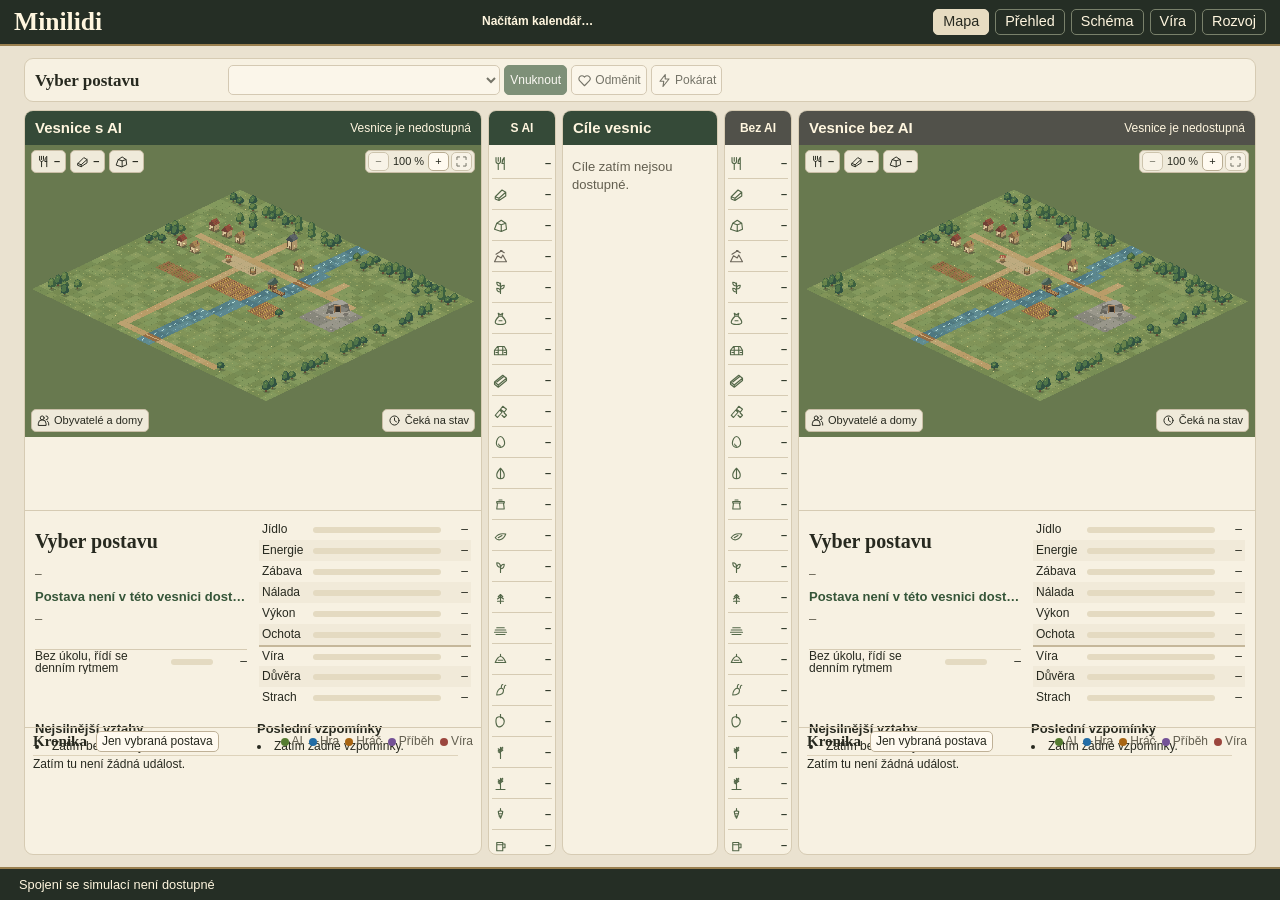
<file: prototyp/public/index.html>
<!doctype html>
<html lang="cs"><head><meta charset="utf-8"><meta name="viewport" content="width=device-width, initial-scale=1">
<title>Minilidi · Život v údolí</title>
<link rel="stylesheet" href="village.css?v=13"><link rel="stylesheet" href="village-panel.css?v=18"><script src="season-clock.js?v=14" defer></script><script src="map.js?v=37" defer></script><script src="village-goals.js?v=2" defer></script><script src="village.js?v=40" defer></script></head>
<body class="comparison-page village-comparison">
<header class="mast">
  <h1>Minilidi</h1>
  <section class="season-clock" data-season-clock aria-label="Společný kalendář a počasí obou vesnic">
    <canvas width="172" height="172" aria-label="Roční ciferník"></canvas>
    <div><p class="season-date" data-date>Načítám kalendář…</p><p class="season-hour" data-hour></p>
    </div>
  </section>
  <nav class="game-nav" aria-label="Minilidi"><a href="./" aria-current="page">Mapa</a><a href="prehled.html">Přehled</a><a href="schema.html">Schéma</a><a href="vira.html">Víra</a><a href="rozvoj.html">Rozvoj</a></nav>
</header>
<main>

  <div class="comparison-grid">
    <section class="village-panel" data-village="ai"></section>
    <section class="village-stocks" data-village-stocks="ai" aria-label="Zásoby vesnice s AI">
      <h2>S AI</h2>
      <dl></dl>
    </section>
    <aside class="village-goals" aria-labelledby="village-goals-title">
      <h2 id="village-goals-title">Cíle vesnic</h2>
      <div class="village-goals-list" tabindex="0" aria-label="Seznam cílů obou vesnic" data-village-goals>
        <p class="village-goal-empty">Načítám cíle…</p>
      </div>
    </aside>
    <section class="village-stocks" data-village-stocks="control" aria-label="Zásoby vesnice bez AI">
      <h2>Bez AI</h2>
      <dl></dl>
    </section>
    <section class="village-panel" data-village="control"></section>
  </div>
</main>
<footer class="game-status" aria-label="Stav vesnic">
  <span data-simulation>Čekám na simulaci…</span>
  <span data-ai></span>
  <span data-weather-status></span>
  <span data-growth-status></span>
  <span data-next-task></span>
</footer>
</body></html>
</file>
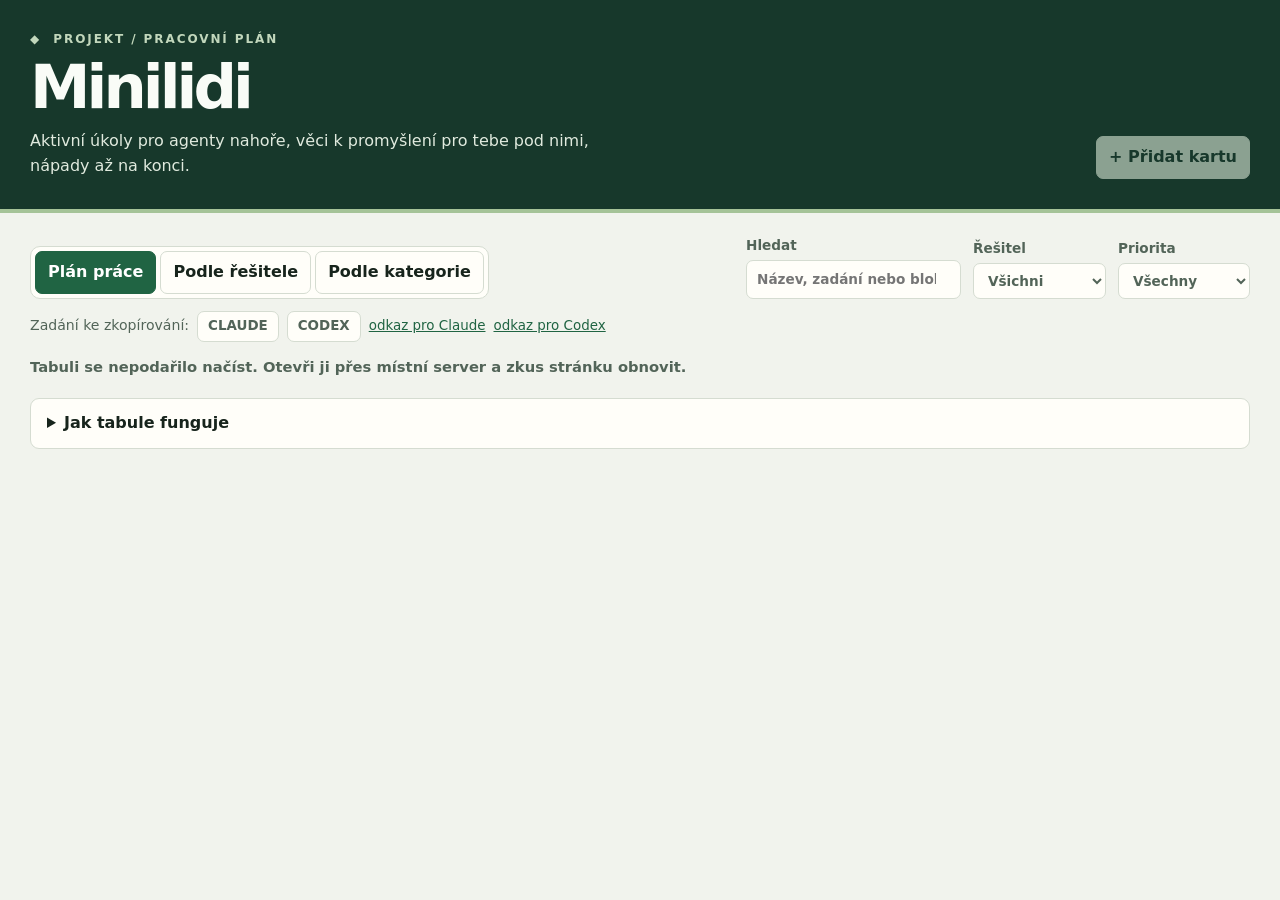
<file: tabule/public/index.html>
<!doctype html>
<html lang="cs">
<head>
<meta charset="utf-8">
<meta name="viewport" content="width=device-width,initial-scale=1">
<title>Minilidi — tabule úkolů a nápadů</title>
<link rel="stylesheet" href="style.css?v=2">
<script src="board.js?v=2" defer></script>
</head>
<body>
<header>
<div class="wrap heading">
<div><p class="eyebrow"><span aria-hidden="true">◆</span> PROJEKT / PRACOVNÍ PLÁN</p><h1>Minilidi</h1><p class="subtitle">Aktivní úkoly pro agenty nahoře, věci k promyšlení pro tebe pod nimi, nápady až na konci.</p></div>
<div class="heading-actions">
<button id="add" class="primary" type="button" disabled>+ Přidat kartu</button>
</div>
</div>
</header>
<main class="wrap">
<div class="toolbar">
<div class="views" aria-label="Zobrazení">
<button type="button" id="by-plan" aria-pressed="true">Plán práce</button>
<button type="button" id="by-assignee" aria-pressed="false">Podle řešitele</button>
<button type="button" id="by-category" aria-pressed="false">Podle kategorie</button>
</div>
<label class="filter">Hledat <input id="query" type="search" placeholder="Název, zadání nebo blok"></label>
<label class="filter">Řešitel <select id="assignee-filter"></select></label>
<label class="filter">Priorita <select id="priority-filter"></select></label>
</div>
<div class="copybar" aria-label="Zadání pro agenty">
<span>Zadání ke zkopírování:</span>
<button type="button" id="copy-claude">CLAUDE</button>
<button type="button" id="copy-codex">CODEX</button>
<a href="api.php?format=md&assignee=claude" target="_blank" rel="noopener">odkaz pro Claude</a>
<a href="api.php?format=md&assignee=codex" target="_blank" rel="noopener">odkaz pro Codex</a>
</div>
<p id="message" role="status">Načítám karty…</p>
<div id="board"></div>
<details class="architecture">
<summary>Jak tabule funguje</summary>
<p><b>Úkol</b> má řešitele (CLAUDE, CODEX nebo JÁ), blok, pořadí a větu „Hotovo, když“. Bloky jsou úkoly, které dává smysl dělat najednou jedním agentem. Agent si zadání načte z odkazu výše nebo z tlačítka „Kopírovat zadání“ a po dokončení kartu přepne na Hotovo a zapíše výsledek.</p>
<p><b>K promyšlení</b> jsou rozhodnutí na tobě. Po rozhodnutí použij „Rozhodnuto“, zapiš výsledek a případně z něj vytvoř úkol. <b>Nápady na potom</b> a <b>Dohodnuto</b> jsou podklady, které se neřeší, dokud je neposuneš do úkolů.</p>
<div class="flow"><span>Prohlížeč</span><b aria-hidden="true">↔</b><span>PHP / Laragon</span><b aria-hidden="true">↔</b><span>Ollama / NVIDIA</span></div>
</details>
</main>
<dialog id="editor" aria-labelledby="editor-title">
<form id="form">
<h2 id="editor-title">Nová karta</h2>
<label>Název<input name="title" required maxlength="120" autofocus></label>
<label>Zadání nebo popis<textarea name="body" rows="5" maxlength="6000"></textarea></label>
<label>Hotovo, když<textarea name="accept" rows="2" maxlength="2000" placeholder="Jak poznáš, že je úkol splněný"></textarea></label>
<div class="pair"><label>Druh<select name="kind"></select></label><label>Řešitel<select name="assignee"></select></label></div>
<div class="pair"><label>Blok<input name="block" maxlength="80" list="blocks" placeholder="například A · Název bloku"><datalist id="blocks"></datalist></label><label>Pořadí v bloku<input name="order" type="number" min="0" max="999" value="0"></label></div>
<div class="pair"><label>Stav<select name="status"></select></label><label>Priorita<select name="priority"></select></label></div>
<label>Kategorie<select name="category"></select></label>
<label>Výsledek nebo rozhodnutí<textarea name="result" rows="3" maxlength="3000" placeholder="Co se udělalo, nebo jak ses rozhodl"></textarea></label>
<p id="error" role="alert" hidden></p>
<div class="actions"><button type="button" id="cancel">Zrušit</button><button type="submit" class="primary" id="save">Uložit</button></div>
</form>
</dialog>
</body>
</html>
</file>
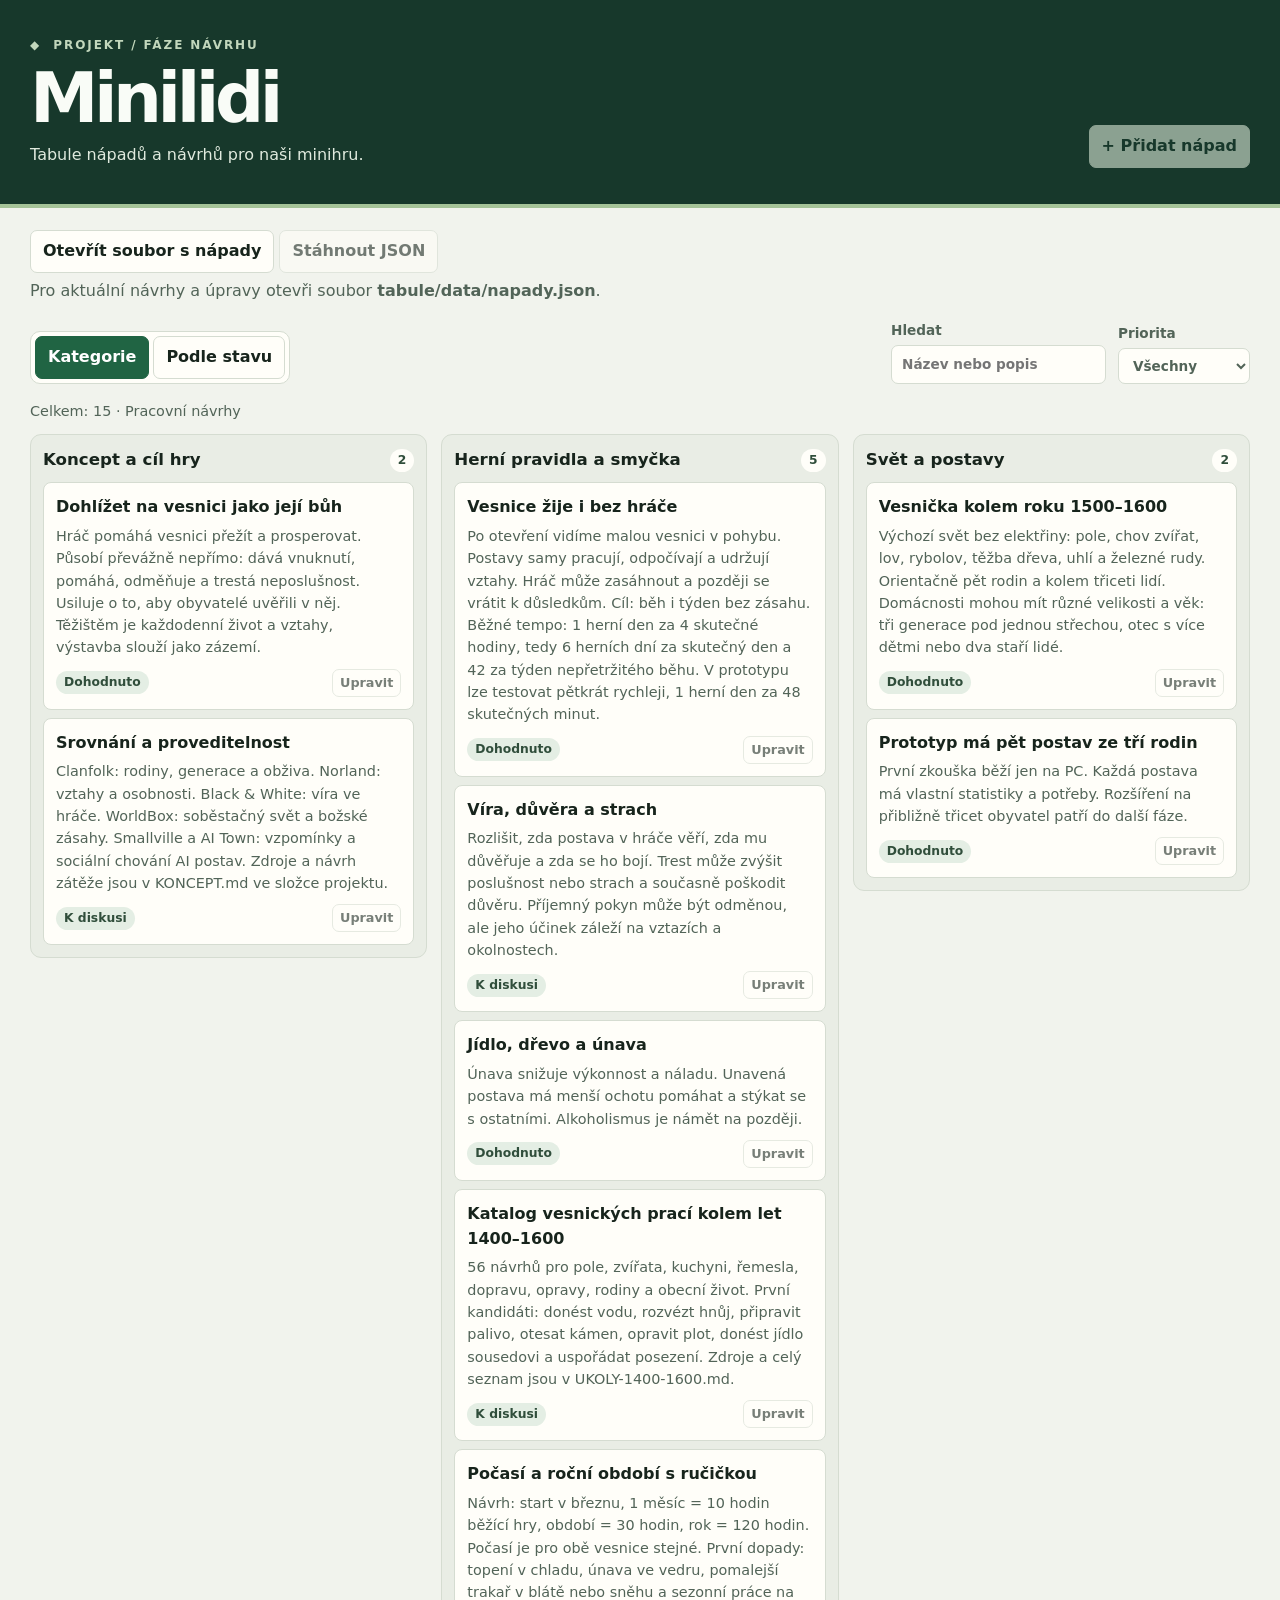
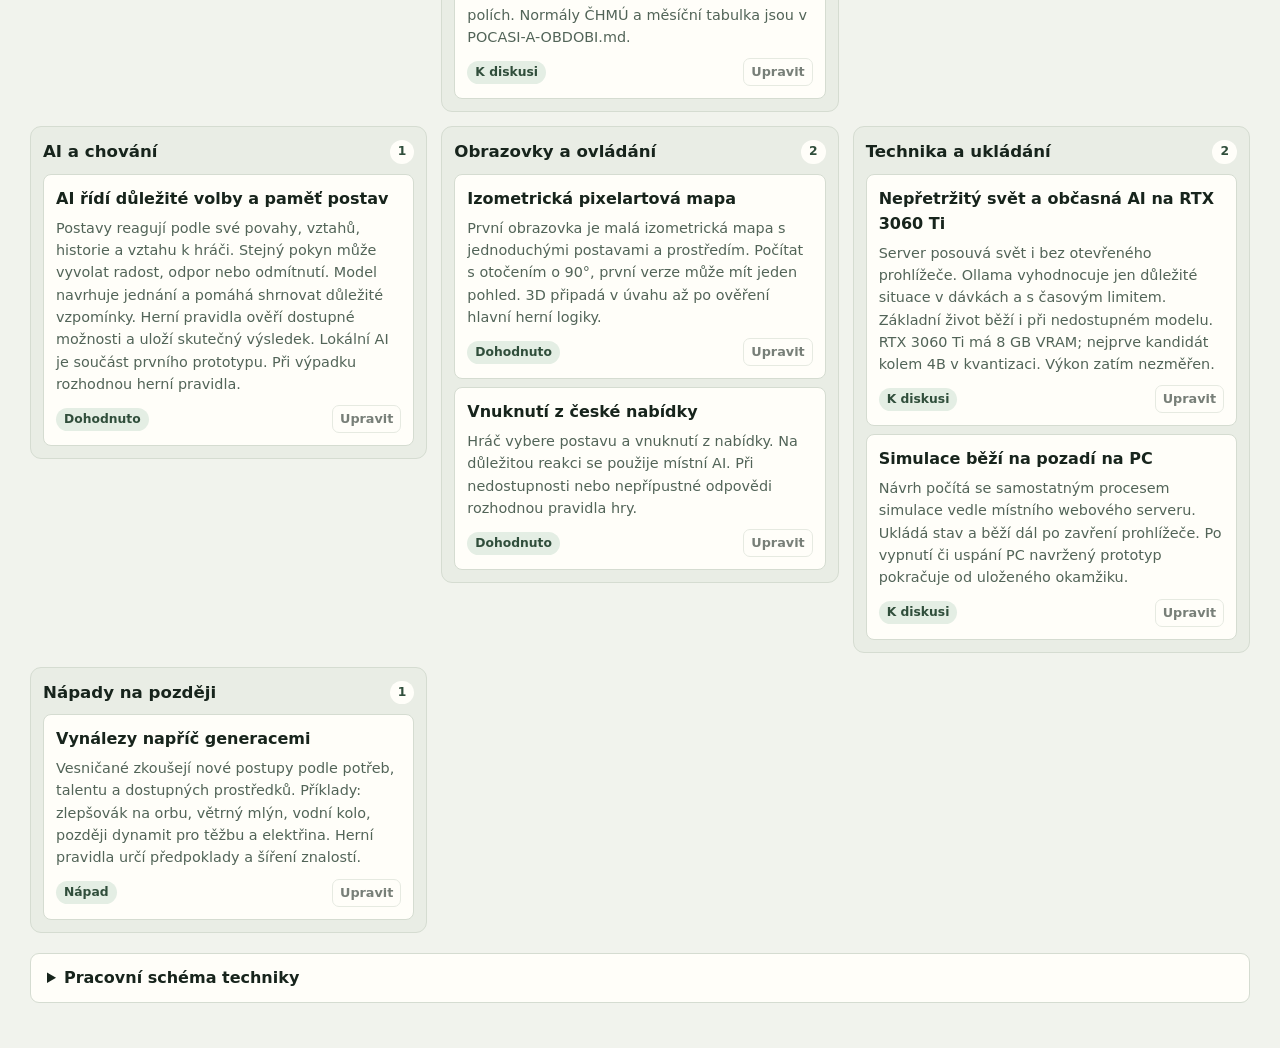
<file: Minilidi.html>
<!doctype html>
<html lang="cs">
<head>
<meta charset="utf-8">
<meta name="viewport" content="width=device-width,initial-scale=1">
<title>Minilidi — návrhová tabule</title>
<style>:root{color-scheme:light;--bg:#f1f3ed;--paper:#fffef9;--line:#d5dcd1;--ink:#17241c;--muted:#526458;--accent:#206443;--soft:#e4eee4;font:16px/1.55 system-ui,sans-serif}
*{box-sizing:border-box}body{margin:0;background:var(--bg);color:var(--ink)}.wrap{width:min(1220px,100% - 48px);margin-inline:auto}
header{background:#17382b;color:#f9fcf7;border-bottom:4px solid #a5c398}.heading{display:flex;align-items:end;justify-content:space-between;gap:24px;padding-block:36px}
.eyebrow{letter-spacing:.16em;font-size:.75rem;font-weight:750;color:#c2d7bc;margin:0 0 7px}.eyebrow span{margin-right:6px}h1{font-size:clamp(2.65rem,7vw,4.3rem);letter-spacing:-.065em;line-height:1.05;margin:0}.subtitle{margin:.6rem 0 0;color:#e0eade}
main{padding-block:22px 45px}.toolbar{display:flex;align-items:end;flex-wrap:wrap;gap:12px}.views{display:flex;gap:4px;padding:4px;border:1px solid var(--line);border-radius:10px;background:var(--paper);margin-right:auto}
button,input,select,textarea{font:inherit;color:inherit}button{cursor:pointer;background:var(--paper);padding:8px 12px;border:1px solid var(--line);border-radius:7px;font-weight:650}button:disabled{cursor:default;opacity:.58}button:hover:not(:disabled){border-color:var(--accent)}button[aria-pressed=true],.primary{background:var(--accent);border-color:var(--accent);color:white}.heading .primary{background:#e0eddb;color:#17382b;border-color:#e0eddb;white-space:nowrap}
:focus-visible{outline:3px solid #43845d;outline-offset:3px}label{display:grid;gap:4px;font-weight:650}.filter{font-size:.85rem;color:var(--muted)}input,select,textarea{background:var(--paper);border:1px solid var(--line);border-radius:7px;padding:8px 10px;min-width:0;width:100%}
#message{color:var(--muted);margin:16px 0 12px;font-size:.9rem}#board{display:grid;grid-template-columns:repeat(3,minmax(0,1fr));gap:14px;align-items:start}
.lane{background:#e9ede5;border:1px solid var(--line);border-radius:11px;padding:12px;min-width:0}.lane h2{display:flex;align-items:center;justify-content:space-between;gap:8px;margin:0 0 9px;font-size:1.04rem}.count,.tag{font-size:.77rem;background:var(--soft);color:#304e3b;border-radius:999px;padding:2px 8px;font-weight:650}.count{background:var(--paper)}
.card{background:var(--paper);border:1px solid var(--line);border-radius:8px;padding:12px;margin-top:8px;overflow-wrap:anywhere}.card h3{margin:0;font-size:1rem}.card p{margin:5px 0 10px;color:var(--muted);font-size:.9rem;white-space:pre-wrap}.card-footer{display:flex;align-items:center;flex-wrap:wrap;gap:5px;margin-top:9px}.edit{margin-left:auto;padding:3px 7px;font-size:.8rem}.empty{font-size:.88rem;margin:4px 0;color:var(--muted)}
.architecture{margin-top:20px;padding:12px 16px;background:var(--paper);border:1px solid var(--line);border-radius:9px}.architecture summary{cursor:pointer;font-weight:700}.flow{display:flex;align-items:center;flex-wrap:wrap;gap:8px;margin-top:12px}.flow span{background:var(--soft);padding:6px 9px;border-radius:6px}.architecture p{margin:8px 0 0;color:var(--muted)}
dialog{border:1px solid var(--line);border-radius:12px;background:var(--paper);color:var(--ink);width:min(540px,100% - 24px);padding:20px}dialog::backdrop{background:#12271eb0}form{display:grid;gap:11px}form h2{margin:0}textarea{resize:vertical}.pair{display:grid;grid-template-columns:1fr 1fr;gap:10px}.actions{display:flex;justify-content:flex-end;gap:8px}#error{color:#932b20;margin:0}
@media(max-width:890px){#board{grid-template-columns:repeat(2,minmax(0,1fr))}}
@media(max-width:570px){.wrap{width:calc(100% - 28px)}.heading{align-items:start;flex-direction:column;gap:14px;padding-block:24px}#board{grid-template-columns:minmax(0,1fr)}.views{width:100%}.filter{flex:1 1 135px}}

.file-actions{margin-bottom:16px}.file-actions p{color:var(--muted);margin:6px 0 0}</style>

</head>
<body>
<header>
<div class="wrap heading">
<div><p class="eyebrow"><span aria-hidden="true">◆</span> PROJEKT / FÁZE NÁVRHU</p><h1>Minilidi</h1><p class="subtitle">Tabule nápadů a návrhů pro naši minihru.</p></div>
<button id="add" class="primary" type="button" disabled>+ Přidat nápad</button>
</div>
</header>
<main class="wrap">
<div class="file-actions"><button id="open-notes" type="button">Otevřít soubor s nápady</button> <button id="export-notes" type="button" disabled>Stáhnout JSON</button><input id="select-notes" type="file" accept=".json" hidden><p id="store-status" role="status">Pro aktuální návrhy a úpravy otevři soubor <strong>tabule/data/napady.json</strong>.</p></div>
<div class="toolbar">
<div class="views" aria-label="Zobrazení">
<button type="button" id="by-category" aria-pressed="true">Kategorie</button>
<button type="button" id="by-status" aria-pressed="false">Podle stavu</button>
</div>
<label class="filter">Hledat <input id="query" type="search" placeholder="Název nebo popis"></label>
<label class="filter">Priorita <select id="priority-filter"></select></label>
</div>
<p id="message" role="status">Načítám návrhy…</p>
<div id="board"></div>
<details class="architecture">
<summary>Pracovní schéma techniky</summary>
<div class="flow"><span>Prohlížeč</span><b aria-hidden="true">↔</b><span>PHP / Laragon</span><b aria-hidden="true">↔</b><span>Ollama / NVIDIA</span></div>
<p>PHP obsluhuje pravidla a ukládá herní stav do SQLite. Když potřebuje AI, zavolá Ollamu, která může využít GPU. Jde o návrh architektury hry.</p>
</details>
</main>
<dialog id="editor" aria-labelledby="editor-title">
<form id="form">
<h2 id="editor-title">Nový nápad</h2>
<label>Název<input name="title" required maxlength="120" autofocus></label>
<label>Popis<textarea name="body" rows="5" maxlength="6000"></textarea></label>
<label>Kategorie<select name="category"></select></label>
<div class="pair"><label>Stav<select name="status"></select></label><label>Priorita<select name="priority"></select></label></div>
<p id="error" role="alert" hidden></p>
<div class="actions"><button type="button" id="cancel">Zrušit</button><button type="submit" class="primary" id="save">Uložit</button></div>
</form>
</dialog>
<script>
'use strict';
const categories={concept:'Koncept a cíl hry',gameplay:'Herní pravidla a smyčka',world:'Svět a postavy',ai:'AI a chování',ui:'Obrazovky a ovládání',tech:'Technika a ukládání',parking:'Nápady na později'};
const statuses={idea:'Nápad',discuss:'K diskusi',agreed:'Dohodnuto',later:'Odloženo'};
const priorities={none:'Bez priority',high:'Vysoká',medium:'Střední',low:'Nízká'};
const $=id=>document.getElementById(id);
const form=$('form'), dialog=$('editor');
let items=[], view='category', editing=null;
function element(tag,cls,content){
  const node=document.createElement(tag);
  if(cls)node.className=cls;
  if(content!==undefined)node.textContent=content;
  return node;
}
function options(select,values){for(const [id,label] of Object.entries(values))select.add(new Option(label,id));}
options(form.elements.category,categories);
options(form.elements.status,statuses);
options(form.elements.priority,priorities);
options($('priority-filter'),{all:'Všechny',...priorities});
function folded(value){return value.toLocaleLowerCase('cs').normalize('NFD').replace(/\p{M}/gu,'');}
function render(){
  const q=folded($('query').value.trim()), p=$('priority-filter').value;
  const visible=items.filter(x=>(p==='all'||p===x.priority)&&folded(x.title+' '+x.body).includes(q));
  $('message').textContent=(visible.length===items.length?'Celkem: '+items.length:'Zobrazeno: '+visible.length+' z '+items.length)+' · Pracovní návrhy';
  const board=$('board');board.replaceChildren();
  for(const [key,label] of Object.entries(view==='category'?categories:statuses)){
    const list=visible.filter(x=>x[view]===key);
    if(!list.length&&(q||p!=='all'))continue;
    const lane=element('section','lane'), title=element('h2','',label);
    title.append(element('span','count',String(list.length)));lane.append(title);
    if(!list.length)lane.append(element('p','empty','Zatím tu není žádný návrh.'));
    for(const item of list){
      const card=element('article','card');
      card.append(element('h3','',item.title));
      if(item.body)card.append(element('p','',item.body));
      const footer=element('div','card-footer');
      footer.append(element('span','tag',view==='category'?statuses[item.status]:categories[item.category]));
      if(item.priority!=='none')footer.append(element('span','tag','Priorita: '+priorities[item.priority]));
      const edit=element('button','edit','Upravit');edit.type='button';edit.disabled=$('add').disabled;
      edit.setAttribute('aria-label','Upravit: '+item.title);
      edit.addEventListener('click',()=>openEditor(item));
      footer.append(edit);card.append(footer);lane.append(card);
    }
    board.append(lane);
  }
  if(!board.childElementCount)board.append(element('p','empty','Žádný návrh neodpovídá filtru.'));
}
function openEditor(item){
  editing=item?.id??null;
  $('editor-title').textContent=item?'Upravit nápad':'Nový nápad';
  $('error').hidden=true;
  for(const [k,v] of Object.entries(item??{title:'',body:'',category:'concept',status:'idea',priority:'none'})){
    if(form.elements[k])form.elements[k].value=v;
  }
  dialog.showModal();
}
$('add').addEventListener('click',()=>openEditor());
$('cancel').addEventListener('click',()=>dialog.close());
for(const key of ['category','status'])$('by-'+key).addEventListener('click',()=>{
  view=key;
  for(const k of ['category','status'])$('by-'+k).setAttribute('aria-pressed',String(k===key));
  render();
});
$('query').addEventListener('input',render);
$('priority-filter').addEventListener('change',render);
dialog.addEventListener('cancel',e=>{if($('save').disabled)e.preventDefault();});
form.addEventListener('submit',async e=>{
  e.preventDefault();
  const note=Object.fromEntries(new FormData(form));
  if(editing)note.id=editing;
  $('save').disabled=$('cancel').disabled=true;
  $('error').hidden=true;
  try{items=await saveOffline(note);dialog.close();render();}
  catch(e){$('error').textContent='Uložení se nezdařilo. '+e.message;$('error').hidden=false;}
  finally{$('save').disabled=$('cancel').disabled=false;}
});

const offlineData = [{"id":"role","category":"concept","status":"agreed","priority":"none","title":"Dohlížet na vesnici jako její bůh","body":"Hráč pomáhá vesnici přežít a prosperovat. Působí převážně nepřímo: dává vnuknutí, pomáhá, odměňuje a trestá neposlušnost. Usiluje o to, aby obyvatelé uvěřili v něj. Těžištěm je každodenní život a vztahy, výstavba slouží jako zázemí."},{"id":"loop","category":"gameplay","status":"agreed","priority":"none","title":"Vesnice žije i bez hráče","body":"Po otevření vidíme malou vesnici v pohybu. Postavy samy pracují, odpočívají a udržují vztahy. Hráč může zasáhnout a později se vrátit k důsledkům. Cíl: běh i týden bez zásahu. Běžné tempo: 1 herní den za 4 skutečné hodiny, tedy 6 herních dní za skutečný den a 42 za týden nepřetržitého běhu. V prototypu lze testovat pětkrát rychleji, 1 herní den za 48 skutečných minut."},{"id":"world","category":"world","status":"agreed","priority":"none","title":"Vesnička kolem roku 1500–1600","body":"Výchozí svět bez elektřiny: pole, chov zvířat, lov, rybolov, těžba dřeva, uhlí a železné rudy. Orientačně pět rodin a kolem třiceti lidí. Domácnosti mohou mít různé velikosti a věk: tři generace pod jednou střechou, otec s více dětmi nebo dva staří lidé."},{"id":"ai","category":"ai","status":"agreed","priority":"none","title":"AI řídí důležité volby a paměť postav","body":"Postavy reagují podle své povahy, vztahů, historie a vztahu k hráči. Stejný pokyn může vyvolat radost, odpor nebo odmítnutí. Model navrhuje jednání a pomáhá shrnovat důležité vzpomínky. Herní pravidla ověří dostupné možnosti a uloží skutečný výsledek. Lokální AI je součást prvního prototypu. Při výpadku rozhodnou herní pravidla."},{"id":"first-screen","category":"ui","status":"agreed","priority":"none","title":"Izometrická pixelartová mapa","body":"První obrazovka je malá izometrická mapa s jednoduchými postavami a prostředím. Počítat s otočením o 90°, první verze může mít jeden pohled. 3D připadá v úvahu až po ověření hlavní herní logiky."},{"id":"local-stack","category":"tech","status":"discuss","priority":"none","title":"Nepřetržitý svět a občasná AI na RTX 3060 Ti","body":"Server posouvá svět i bez otevřeného prohlížeče. Ollama vyhodnocuje jen důležité situace v dávkách a s časovým limitem. Základní život běží i při nedostupném modelu. RTX 3060 Ti má 8 GB VRAM; nejprve kandidát kolem 4B v kvantizaci. Výkon zatím nezměřen."},{"id":"faith-and-trust","category":"gameplay","status":"discuss","priority":"none","title":"Víra, důvěra a strach","body":"Rozlišit, zda postava v hráče věří, zda mu důvěřuje a zda se ho bojí. Trest může zvýšit poslušnost nebo strach a současně poškodit důvěru. Příjemný pokyn může být odměnou, ale jeho účinek záleží na vztazích a okolnostech."},{"id":"inventions","category":"parking","status":"idea","priority":"none","title":"Vynálezy napříč generacemi","body":"Vesničané zkoušejí nové postupy podle potřeb, talentu a dostupných prostředků. Příklady: zlepšovák na orbu, větrný mlýn, vodní kolo, později dynamit pro těžbu a elektřina. Herní pravidla určí předpoklady a šíření znalostí."},{"id":"research","category":"concept","status":"discuss","priority":"none","title":"Srovnání a proveditelnost","body":"Clanfolk: rodiny, generace a obživa. Norland: vztahy a osobnosti. Black & White: víra ve hráče. WorldBox: soběstačný svět a božské zásahy. Smallville a AI Town: vzpomínky a sociální chování AI postav. Zdroje a návrh zátěže jsou v KONCEPT.md ve složce projektu."},{"id":"prototype-people","category":"world","status":"agreed","priority":"none","title":"Prototyp má pět postav ze tří rodin","body":"První zkouška běží jen na PC. Každá postava má vlastní statistiky a potřeby. Rozšíření na přibližně třicet obyvatel patří do další fáze."},{"id":"prototype-needs","category":"gameplay","status":"agreed","priority":"none","title":"Jídlo, dřevo a únava","body":"Únava snižuje výkonnost a náladu. Unavená postava má menší ochotu pomáhat a stýkat se s ostatními. Alkoholismus je námět na později."},{"id":"prototype-inspiration","category":"ui","status":"agreed","priority":"none","title":"Vnuknutí z české nabídky","body":"Hráč vybere postavu a vnuknutí z nabídky. Na důležitou reakci se použije místní AI. Při nedostupnosti nebo nepřípustné odpovědi rozhodnou pravidla hry."},{"id":"prototype-process","category":"tech","status":"discuss","priority":"none","title":"Simulace běží na pozadí na PC","body":"Návrh počítá se samostatným procesem simulace vedle místního webového serveru. Ukládá stav a běží dál po zavření prohlížeče. Po vypnutí či uspání PC navržený prototyp pokračuje od uloženého okamžiku."},{"id":"tasks-1400-1600","category":"gameplay","status":"discuss","priority":"none","title":"Katalog vesnických prací kolem let 1400–1600","body":"56 návrhů pro pole, zvířata, kuchyni, řemesla, dopravu, opravy, rodiny a obecní život. První kandidáti: donést vodu, rozvézt hnůj, připravit palivo, otesat kámen, opravit plot, donést jídlo sousedovi a uspořádat posezení. Zdroje a celý seznam jsou v UKOLY-1400-1600.md."},{"id":"weather-calendar","category":"gameplay","status":"discuss","priority":"none","title":"Počasí a roční období s ručičkou","body":"Návrh: start v březnu, 1 měsíc = 10 hodin běžící hry, období = 30 hodin, rok = 120 hodin. Počasí je pro obě vesnice stejné. První dopady: topení v chladu, únava ve vedru, pomalejší trakař v blátě nebo sněhu a sezonní práce na polích. Normály ČHMÚ a měsíční tabulka jsou v POCASI-A-OBDOBI.md."}];
let offlineHandle = null;
let offlineItems = offlineData;
let offlinePending = false;
const storeStatus = $('store-status');

function readNotes(text) {
  const data = JSON.parse(text.replace(/^\uFEFF/, ''));
  if (!Array.isArray(data) || !data.every(note => note &&
    typeof note.id === 'string' && typeof note.title === 'string' &&
    typeof note.body === 'string' && Object.hasOwn(categories, note.category) &&
    Object.hasOwn(statuses, note.status) && Object.hasOwn(priorities, note.priority)) ||
    new Set(data.map(note => note.id)).size !== data.length) {
    throw new Error('Vyber soubor napady.json z projektu Minilidi.');
  }
  return data;
}

async function saveOffline(note) {
  const current = offlineHandle ? readNotes(await (await offlineHandle.getFile()).text()) : offlineItems;
  let updated;
  if (note.id) {
    if (!current.some(item => item.id === note.id)) throw new Error('Tato karta v souboru už není. Otevři data znovu.');
    updated = current.map(item => item.id === note.id ? note : item);
  } else {
    updated = [{id: crypto.randomUUID?.() ?? 'n-' + Date.now().toString(36) + Math.random().toString(36).slice(2), ...note}, ...current];
  }
  if (offlineHandle) {
    const writer = await offlineHandle.createWritable();
    try {
      await writer.write(JSON.stringify(updated, null, 2) + '\n');
      await writer.close();
    } catch (error) {
      await writer.abort().catch(() => {});
      throw error;
    }
    storeStatus.textContent = 'Uloženo do napady.json.';
  } else {
    offlinePending = true;
    storeStatus.textContent = 'Změna čeká na export. Stáhni aktualizovaný soubor a nahraď jím původní napady.json.';
  }
  offlineItems = updated;
  return updated;
}

function useOfflineData(data, handle) {
  offlineItems = items = data;
  offlineHandle = handle;
  offlinePending = false;
  $('add').disabled = false;
  $('export-notes').disabled = false;
  storeStatus.textContent = handle
    ? 'Soubor připojen. Změny se zapisují přímo do napady.json.'
    : 'Soubor načten. Změny uložíš tlačítkem Stáhnout JSON.';
  render();
}

$('open-notes').addEventListener('click', async () => {
  if (offlinePending && !confirm('Některé změny čekají na export. Otevřít jiný soubor?')) return;
  if (!window.showOpenFilePicker) {
    $('select-notes').click();
    return;
  }
  try {
    const [handle] = await window.showOpenFilePicker({
      types: [{description:'Návrhy Minilidí', accept:{'application/json':['.json']}}]
    });
    const file = await handle.getFile();
    if (file.name.toLowerCase() !== 'napady.json') throw new Error('Vyber soubor napady.json z projektu Minilidi.');
    const data = readNotes(await file.text());
    let writable = false;
    try { writable = await handle.requestPermission({mode:'readwrite'}) === 'granted'; } catch {}
    useOfflineData(data, writable ? handle : null);
  } catch (error) {
    if (error.name === 'AbortError') return;
    if (error.name === 'SecurityError' || error.name === 'NotAllowedError') {
      $('select-notes').click();
      return;
    }
    storeStatus.textContent = error.message;
  }
});
$('select-notes').addEventListener('change', async event => {
  const file = event.target.files[0];
  event.target.value = '';
  if (!file) return;
  try { useOfflineData(readNotes(await file.text()), null); }
  catch (error) { storeStatus.textContent = error.message; }
});
$('export-notes').addEventListener('click', () => {
  const url = URL.createObjectURL(new Blob([JSON.stringify(offlineItems, null, 2) + '\n'], {type:'application/json'}));
  const link = document.createElement('a');
  link.href = url;
  link.download = 'napady.json';
  link.click();
  setTimeout(() => URL.revokeObjectURL(url), 5000);
  offlinePending = false;
  if (!offlineHandle) storeStatus.textContent = 'Staženým souborem nahraď původní napady.json ve složce tabule/data.';
});
window.addEventListener('beforeunload', event => {
  if (offlinePending) { event.preventDefault(); event.returnValue = true; }
});
items = offlineItems;
render();

</script>
</body>
</html>
</file>
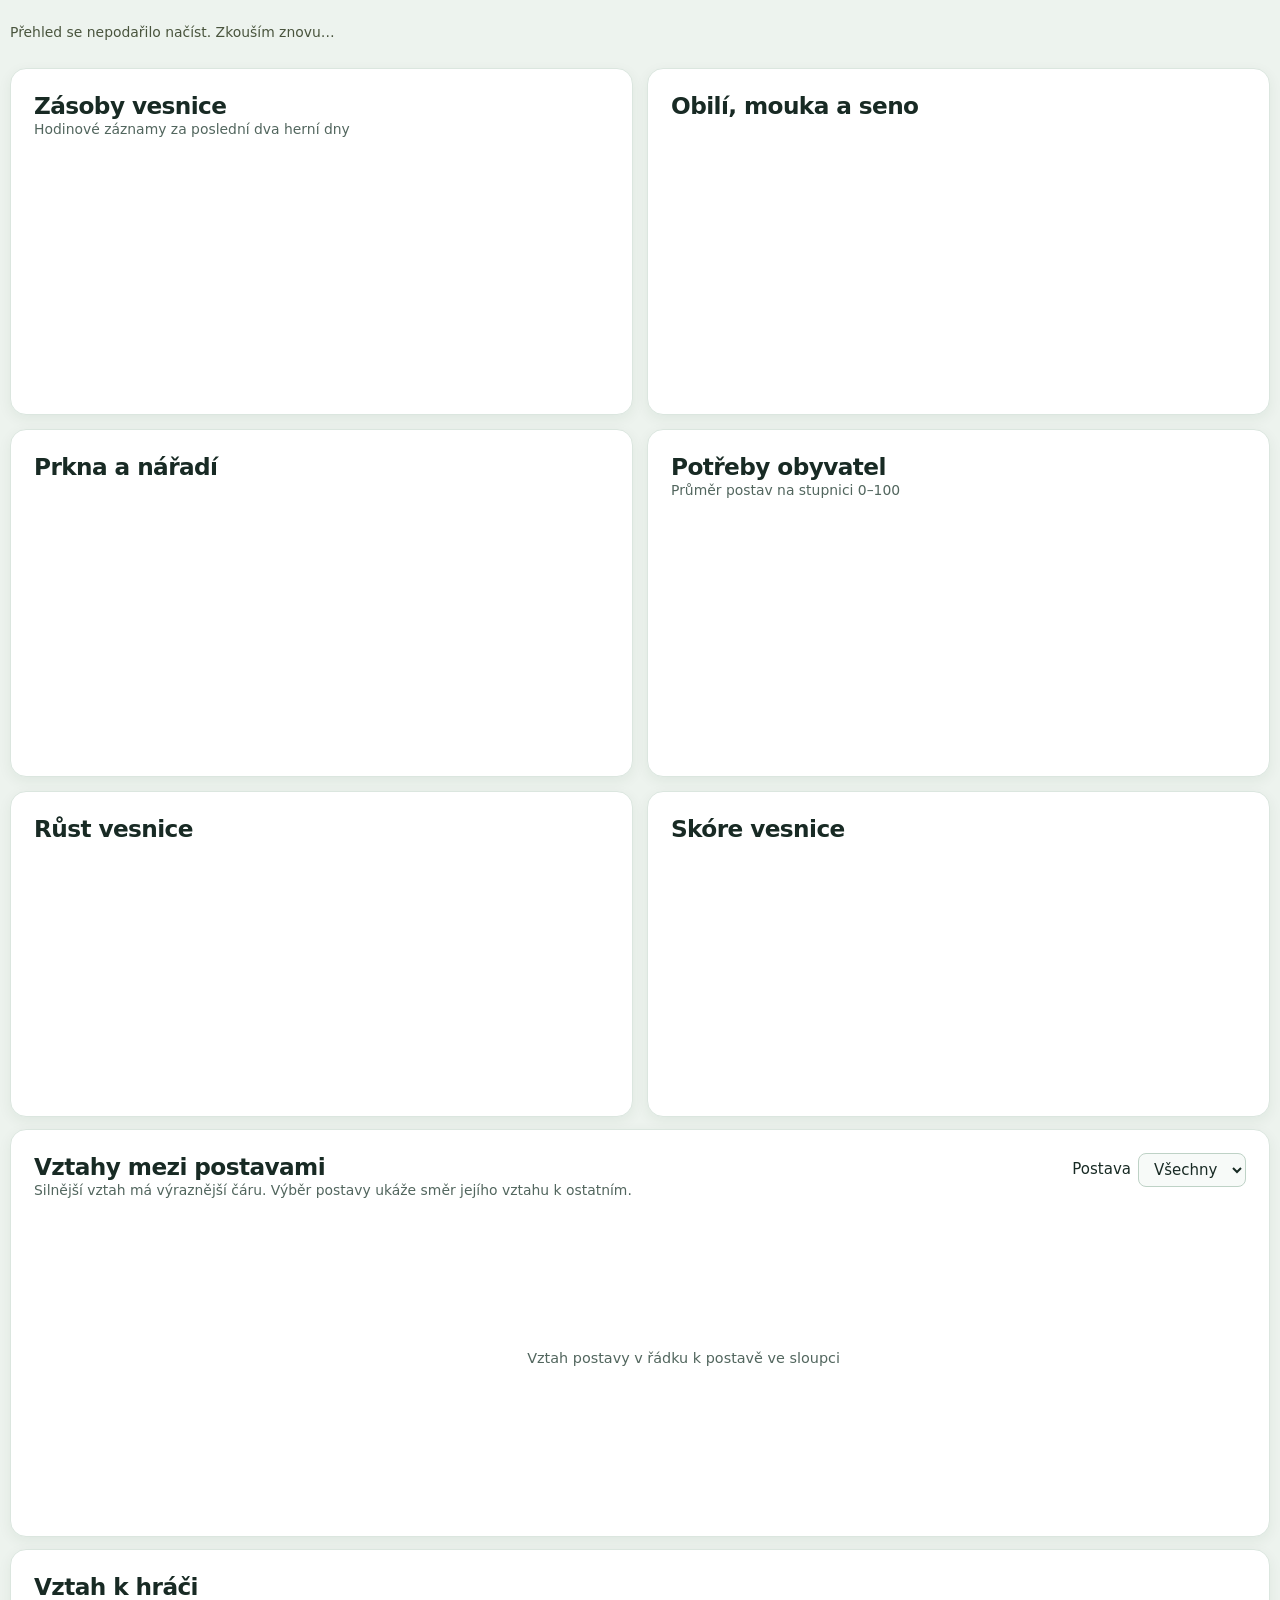
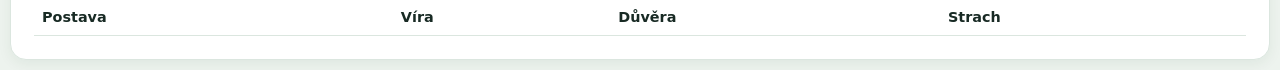
<file: prototyp/public/prehled-panel.html>
<!doctype html>
<html lang="cs">
<head>
<meta charset="utf-8">
<meta name="viewport" content="width=device-width, initial-scale=1">
<title>Minilidi · Přehled vesnice</title>
<link rel="stylesheet" href="village.css?v=13">
<link rel="stylesheet" href="overview.css">
<script src="season-clock.js?v=14" defer></script>
<script src="overview.js?v=15" defer></script>
<link rel="stylesheet" href="dashboard.css?v=2">
</head>
<body class="dash-embed">
<main class="overview">
  <p id="overview-status" class="connection" role="status">Načítám přehled…</p>
  <div class="charts">
    <section class="overview-card" aria-labelledby="stocks-title">
      <h2 id="stocks-title">Zásoby vesnice</h2>
      <p class="muted">Hodinové záznamy za poslední dva herní dny</p>
      <ul class="chart-legend" id="stock-legend"></ul>
      <canvas id="stock-chart" width="600" height="245" role="img" aria-label="Vývoj zásob jídla, dřeva a kamene"></canvas>
    </section>
    <section class="overview-card" aria-labelledby="food-title">
      <h2 id="food-title">Obilí, mouka a seno</h2>
      <ul class="chart-legend" id="food-legend"></ul>
      <canvas id="food-chart" width="600" height="245" role="img" aria-label="Vývoj zásob obilí, mouky a sena"></canvas>
    </section>
    <section class="overview-card" aria-labelledby="craft-title">
      <h2 id="craft-title">Prkna a nářadí</h2>
      <ul class="chart-legend" id="craft-legend"></ul>
      <canvas id="craft-chart" width="600" height="245" role="img" aria-label="Vývoj zásob prken a nářadí"></canvas>
    </section>
    <section class="overview-card" aria-labelledby="needs-title">
      <h2 id="needs-title">Potřeby obyvatel</h2>
      <p class="muted">Průměr postav na stupnici 0–100</p>
      <ul class="chart-legend" id="need-legend"></ul>
      <canvas id="need-chart" width="600" height="245" role="img" aria-label="Vývoj průměrného nasycení, energie a zábavy"></canvas>
    </section>
    <section class="overview-card" aria-labelledby="growth-title"><h2 id="growth-title">Růst vesnice</h2><ul class="chart-legend" id="growth-legend"></ul><canvas id="growth-chart" width="600" height="245" role="img" aria-label="Vývoj počtu obyvatel, nových domů a provozních budov"></canvas></section>
    <section class="overview-card" aria-labelledby="score-title"><h2 id="score-title">Skóre vesnice</h2><ul class="chart-legend" id="score-legend"></ul><canvas id="score-chart" width="600" height="245" role="img" aria-label="Vývoj skóre vesnice"></canvas></section>
  </div>
  <section class="overview-card" aria-labelledby="relations-title">
    <div class="section-head"><div><h2 id="relations-title">Vztahy mezi postavami</h2><p class="muted">Silnější vztah má výraznější čáru. Výběr postavy ukáže směr jejího vztahu k ostatním.</p></div>
    <label for="relation-person">Postava <select id="relation-person"><option value="">Všechny</option></select></label></div>
    <div class="relations">
      <canvas id="relation-graph" width="550" height="350" role="img" aria-label="Diagram vztahů mezi obyvateli, přesné hodnoty jsou v tabulce"></canvas>
      <div class="table-wrap"><table id="relation-table"><caption>Vztah postavy v řádku k postavě ve sloupci</caption></table></div>
    </div>
  </section>
  <section class="overview-card" aria-labelledby="player-title">
    <h2 id="player-title">Vztah k hráči</h2>
    <div class="table-wrap"><table id="player-table"><thead><tr><th scope="col">Postava</th><th scope="col">Víra</th><th scope="col">Důvěra</th><th scope="col">Strach</th></tr></thead><tbody></tbody></table></div>
  </section>
</main>
</body>
</html>
</file>
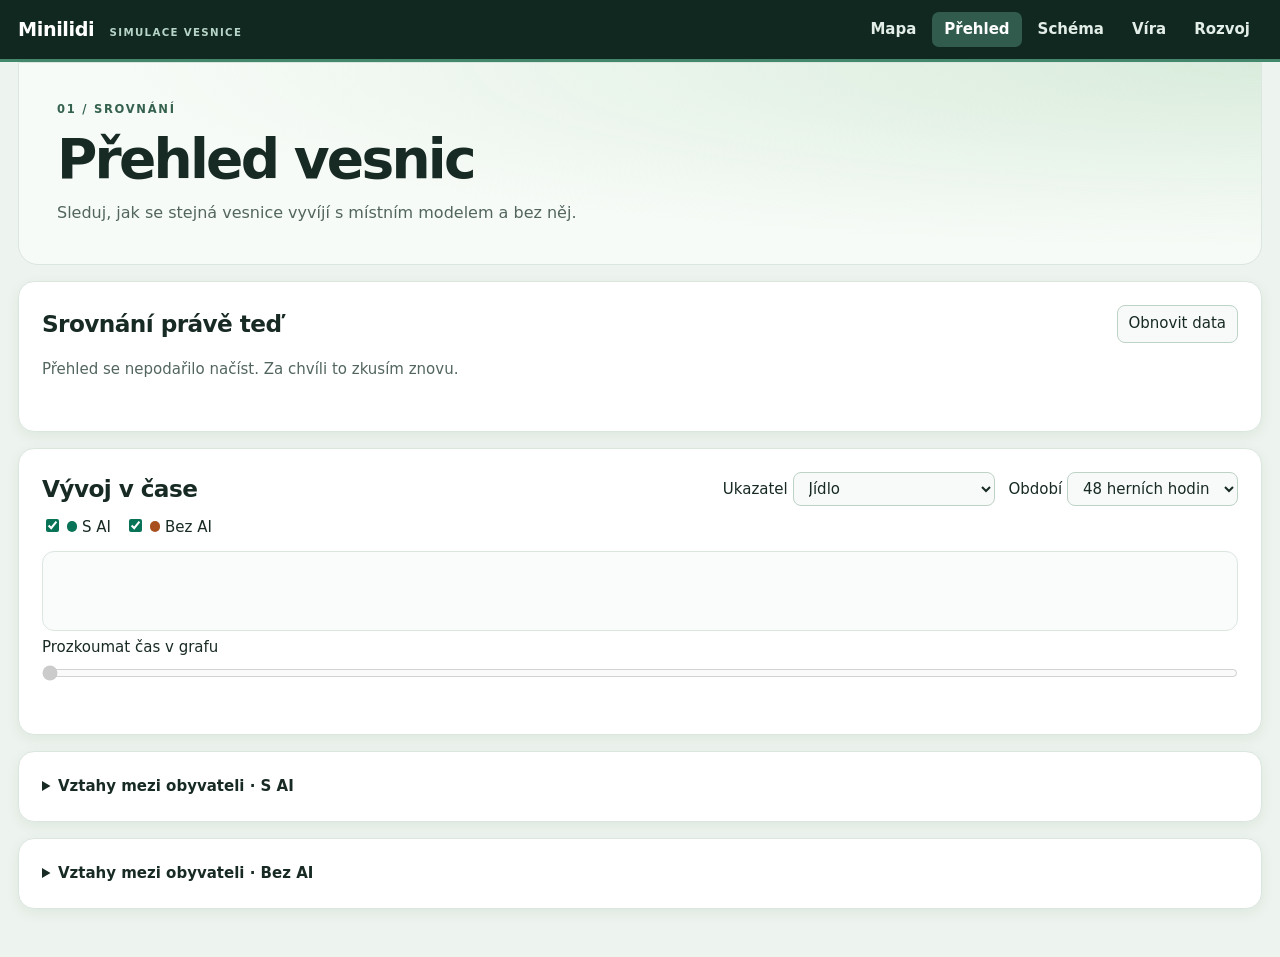
<file: prototyp/public/prehled.html>
<!doctype html>
<html lang="cs"><head><meta charset="utf-8"><meta name="viewport" content="width=device-width, initial-scale=1"><title>Minilidi · Přehled vesnic</title><link rel="stylesheet" href="dashboard.css?v=2"><script src="dashboard.js?v=7" defer></script><script src="season-clock.js?v=14" defer></script><link rel="stylesheet" href="dashboard-charts.css?v=1"><script src="dashboard-charts.js?v=1" defer></script><script src="dashboard-overview.js?v=9" defer></script></head>
<body class="dash-page"><header class="dash-nav"><a class="dash-brand" href="./">Minilidi <small>SIMULACE VESNICE</small></a><nav aria-label="Minilidi"><a href="./">Mapa</a><a href="prehled.html" aria-current="page">Přehled</a><a href="schema.html">Schéma</a><a href="vira.html">Víra</a><a href="rozvoj.html">Rozvoj</a></nav></header>
<main class="dash-main"><header class="dash-hero"><p class="eyebrow">01 / SROVNÁNÍ</p><h1>Přehled vesnic</h1><p>Sleduj, jak se stejná vesnice vyvíjí s místním modelem a bez něj.</p></header>
<section class="dash-card"><div class="dash-head"><div><h2>Srovnání právě teď</h2></div><button id="overview-reload" type="button">Obnovit data</button></div><p id="overview-feedback" class="dash-muted" role="status">Načítám obě vesnice…</p><div id="overview-kpis" class="dash-chart-grid"></div></section>
<section class="dash-card"><div class="dash-head"><div><h2>Vývoj v čase</h2></div><div class="dash-controls"><label>Ukazatel <select id="metric"></select></label><label>Období <select id="period"><option value="2880">48 herních hodin</option><option value="1440">24 herních hodin</option><option value="360">6 herních hodin</option></select></label></div></div>
<div class="dash-controls chart-toggles"><label><input type="checkbox" id="series-ai" checked> <span class="dot"></span> S AI</label><label><input type="checkbox" id="series-control" checked> <span class="dot control"></span> Bez AI</label></div>
<div class="dash-plot" id="overview-plot"></div><label id="sample-label" for="sample">Prozkoumat čas v grafu</label><input id="sample" type="range" min="0" max="0" value="0" disabled><p id="sample-value" class="dash-muted"></p></section>
<details class="dash-card" data-frame="ai"><summary>Vztahy mezi obyvateli · S AI</summary></details>
<details class="dash-card" data-frame="control"><summary>Vztahy mezi obyvateli · Bez AI</summary></details>
</main></body></html>
</file>
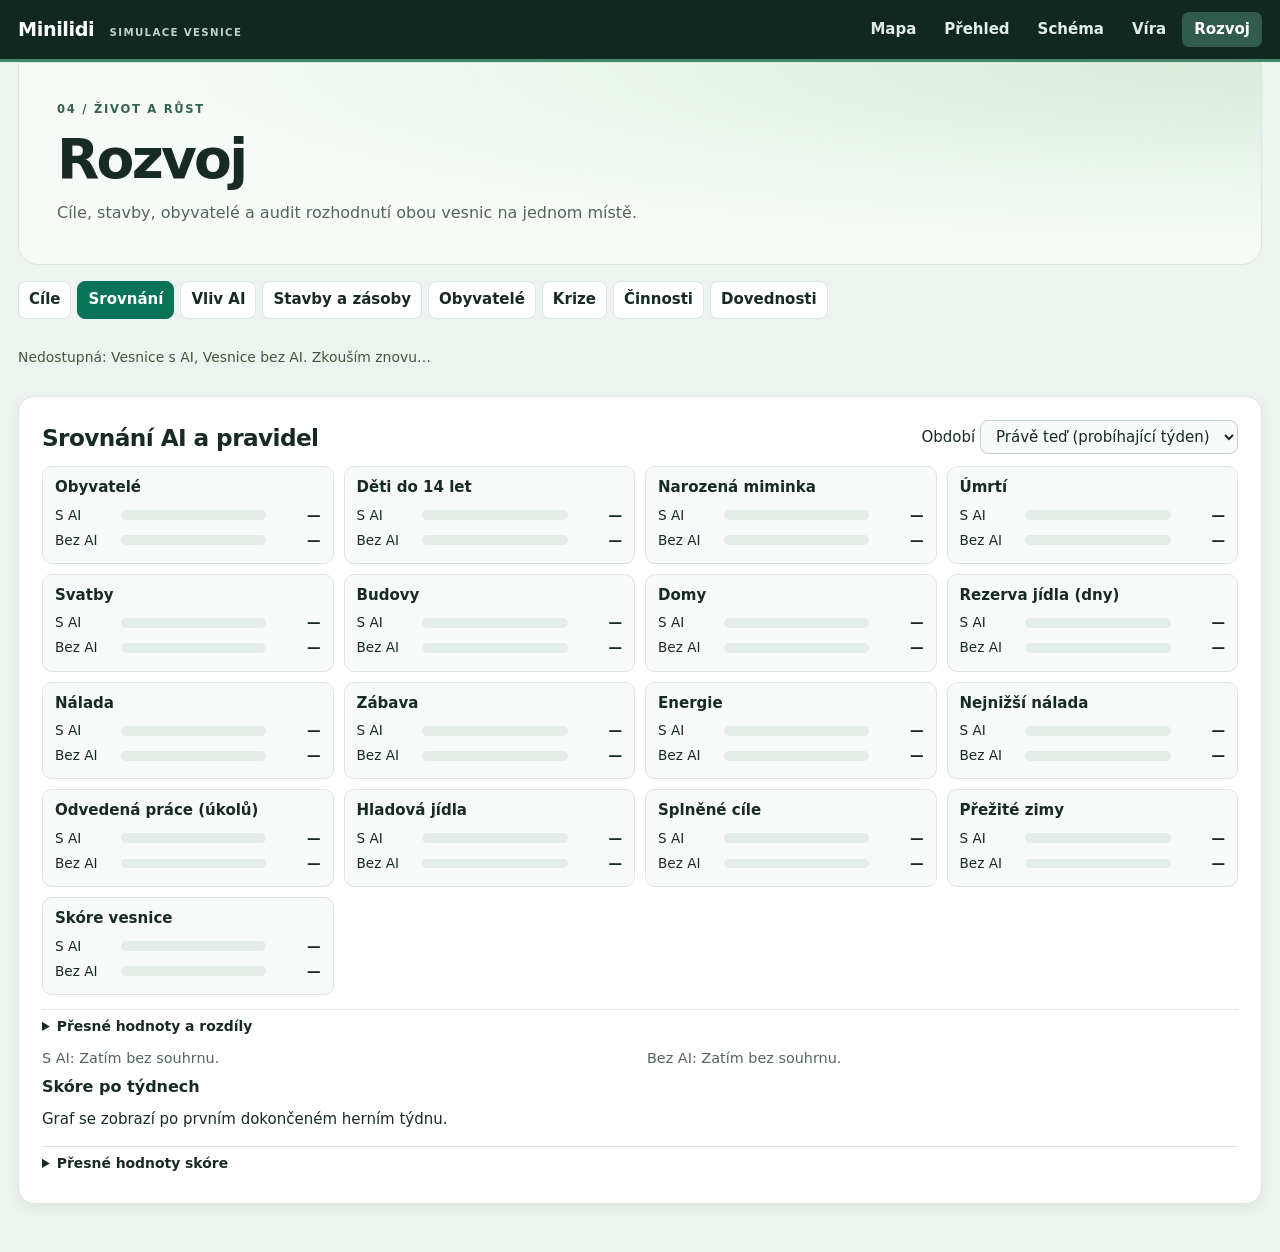
<file: prototyp/public/rozvoj.html>
<!doctype html>
<html lang="cs"><head><meta charset="utf-8"><meta name="viewport" content="width=device-width, initial-scale=1"><title>Minilidi · Rozvoj</title><link rel="stylesheet" href="village.css?v=13"><link rel="stylesheet" href="schema.css?v=3"><link rel="stylesheet" href="rozvoj.css?v=2"><link rel="stylesheet" href="dashboard-charts.css?v=1"><script src="dashboard-charts.js?v=1" defer></script><script src="rozvoj.js?v=18" defer></script><link rel="stylesheet" href="dashboard.css?v=2"><script src="dashboard.js?v=8" defer></script></head>
<body class="dash-page"><header class="dash-nav"><a class="dash-brand" href="./">Minilidi <small>SIMULACE VESNICE</small></a><nav  aria-label="Minilidi"><a href="./">Mapa</a><a href="prehled.html">Přehled</a><a href="schema.html">Schéma</a><a href="vira.html">Víra</a><a href="rozvoj.html" aria-current="page">Rozvoj</a></nav></header>
<main class="dev-page dash-main" data-default-section="weekly-title"><header class="dash-hero"><p class="eyebrow">04 / ŽIVOT A RŮST</p><h1>Rozvoj</h1><p>Cíle, stavby, obyvatelé a audit rozhodnutí obou vesnic na jednom místě.</p></header>
  <p id="status" class="connection" role="status"></p>
  <section class="shared dev-panel" aria-labelledby="goals-title">
    <h2 id="goals-title">Cíle: přežít a rozrůst vesnici</h2>
    <div class="dev-grid" id="goals"></div>
  </section>
  <section class="shared dev-panel" aria-labelledby="weekly-title">
    <div class="dev-toolbar"><h2 id="weekly-title">Srovnání AI a pravidel</h2><label>Období <select id="week"></select></label></div>
    <div id="compare-chart" class="dash-chart-grid"></div>
    <details class="dash-chart-details"><summary>Přesné hodnoty a rozdíly</summary><table class="dev-table" id="compare"><thead><tr><th scope="col">Ukazatel</th><th scope="col">S AI</th><th scope="col">Bez AI</th><th scope="col">Rozdíl</th></tr></thead><tbody></tbody></table></details>
    <div class="dev-grid"><p id="text-ai" class="dev-note"></p><p id="text-control" class="dev-note"></p></div>
    <h3>Skóre po týdnech</h3>
    <div id="trend-chart" class="dash-chart-grid"></div>
    <details class="dash-chart-details"><summary>Přesné hodnoty skóre</summary><table class="dev-table" id="trend"><thead><tr><th scope="col">Týden</th><th scope="col">S AI</th><th scope="col">Bez AI</th><th scope="col">Rozdíl</th></tr></thead><tbody></tbody></table></details>
  </section>
  <section class="shared dev-panel" aria-labelledby="influence-title">
    <h2 id="influence-title">Vliv AI na plán (posledních 24 herních hodin)</h2>
    <p class="dev-note" id="influence-note">Načítám…</p>
    <div id="influence-chart"></div>
    <details class="dash-chart-details"><summary>Podrobnosti rozhodnutí</summary><table class="dev-table" id="influence"><thead><tr><th scope="col">Jak se úkol určil</th><th scope="col">Osob</th><th scope="col">Podíl</th></tr></thead><tbody></tbody></table></details>
    <details class="dash-chart-details"><summary>Přesné počty v dávkách</summary><table class="dev-table" id="batches"><thead><tr><th scope="col">Dávka</th><th scope="col">Model rozhodl</th><th scope="col">Shoda s pravidly</th><th scope="col">Přepsáno hrou</th><th scope="col">Bez použitelné odpovědi</th></tr></thead><tbody></tbody></table></details>
  </section>
  <section class="shared dev-panel" aria-labelledby="economy-title">
    <h2 id="economy-title">Ekonomika a stavby</h2>
    <p class="dev-note">Obilí se melou v mlýně na mouku, z ní peče pec chléb (dvakrát sytější než kaše). Dřevo řeže pila na prkna a dílna z nich dělá nářadí. Statek a studna zlepšují zimu, požáry a zdraví. Kurník, chlív a ohrada přidávají jídlo ze zvířat, stáje zrychlují svoz kamene, hřbitov zmírňuje smutek a kostel posiluje obřady. Práce na stavbě se počítá v člověkohodinách, takže víc lidí staví rychleji.</p>
    <div class="dev-grid" id="economy"></div>
  </section>
  <section class="shared dev-panel" aria-labelledby="life-title">
    <h2 id="life-title">Obyvatelé a život</h2>
    <div id="life-chart" class="dash-chart-grid"></div>
    <div class="dev-grid" id="life"></div>
  </section>
  <section class="shared dev-panel" aria-labelledby="crisis-title">
    <h2 id="crisis-title">Krize</h2>
    <div class="dev-grid" id="crisis"></div>
  </section>
  <section class="shared dev-panel" aria-labelledby="pack-title">
    <h2 id="pack-title">Balíček činností (mění se za běhu)</h2>
    <p class="dev-note" id="pack-note">Načítám…</p>
    <table class="dev-table" id="pack"><thead><tr><th scope="col">Činnost</th><th scope="col">Účinek</th><th scope="col">Kdy</th><th scope="col">Od věku</th><th scope="col">Délka</th></tr></thead><tbody></tbody></table>
  </section>
  <section class="shared dev-panel" aria-labelledby="skills-title">
    <h2 id="skills-title">Dovednosti podle kategorií</h2>
    <p class="dev-note" id="skills-note">Načítám…</p>
    <table class="dev-table dev-skills" id="skills"><thead></thead><tbody></tbody></table>
  </section>
</main>
</body></html>
</file>
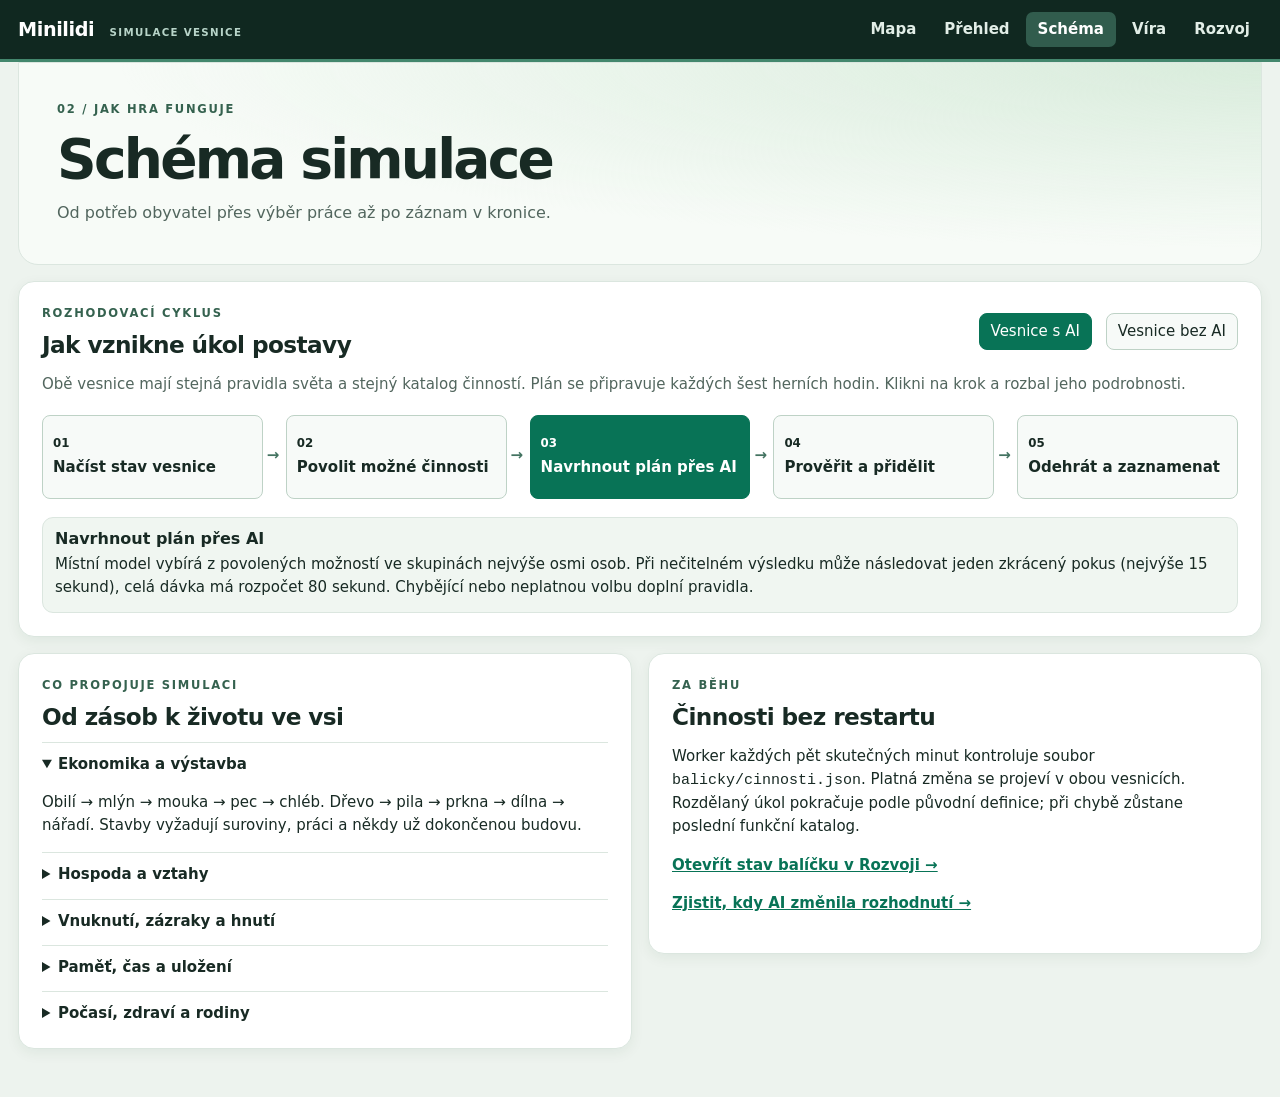
<file: prototyp/public/schema.html>
<!doctype html>
<html lang="cs"><head><meta charset="utf-8"><meta name="viewport" content="width=device-width, initial-scale=1"><title>Minilidi · Schéma simulace</title><link rel="stylesheet" href="dashboard.css?v=2"><script src="dashboard.js?v=7" defer></script></head>
<body class="dash-page"><header class="dash-nav"><a class="dash-brand" href="./">Minilidi <small>SIMULACE VESNICE</small></a><nav aria-label="Minilidi"><a href="./">Mapa</a><a href="prehled.html">Přehled</a><a href="schema.html" aria-current="page">Schéma</a><a href="vira.html">Víra</a><a href="rozvoj.html">Rozvoj</a></nav></header>
<main class="dash-main"><header class="dash-hero"><p class="eyebrow">02 / JAK HRA FUNGUJE</p><h1>Schéma simulace</h1><p>Od potřeb obyvatel přes výběr práce až po záznam v kronice.</p></header>
<section class="dash-card"><div class="dash-head"><div><p class="eyebrow">Rozhodovací cyklus</p><h2>Jak vznikne úkol postavy</h2></div><div class="dash-switch" data-modes aria-label="Způsob plánování"><button type="button" data-mode="ai" aria-pressed="true">Vesnice s AI</button><button type="button" data-mode="control" aria-pressed="false">Vesnice bez AI</button></div></div>
<p class="dash-muted">Obě vesnice mají stejná pravidla světa a stejný katalog činností. Plán se připravuje každých šest herních hodin. Klikni na krok a rozbal jeho podrobnosti.</p><ol id="flow" class="dash-flow"></ol><div id="flow-detail" class="dash-inset" aria-live="polite"></div></section>
<div class="dash-grid"><section class="dash-card"><p class="eyebrow">Co propojuje simulaci</p><h2>Od zásob k životu ve vsi</h2>
<details open><summary>Ekonomika a výstavba</summary><p>Obilí → mlýn → mouka → pec → chléb. Dřevo → pila → prkna → dílna → nářadí. Stavby vyžadují suroviny, práci a někdy už dokončenou budovu.</p></details>
<details><summary>Hospoda a vztahy</summary><p>Hospoda vyžaduje pilu, 12 dřeva, 8 kamene a 10 prken. Dospělí se tam scházejí od 18:00 do 22:00, pokud neprobíhá krize. Setkání ovlivňují náladu a vztahy.</p></details>
<details><summary>Vnuknutí, zázraky a hnutí</summary><p>Vnuknutí hráče má přednost před automatickým plánem. Reakce závisí na možnostech, náladě, důvěře, víře a strachu postavy. Zázraky spotřebují přízeň a obyvatelé si je mohou vyložit různě. Po znamení může vzniknout hnutí, pokud má vůdce a alespoň dva další přívržence.</p></details>
<details><summary>Paměť, čas a uložení</summary><p>První dávka po půlnoci shrnuje důležité události předchozího dne, nejvýše pět vzpomínek na postavu. Pokud je model neshrne, hra zachová původní záznam. Herní den trvá 20 skutečných minut, měsíc 30 herních dní a rok 360 dní. Vesnice sdílejí kalendář a základní počasí, každá má vlastní stav, vztahy a kroniku.</p></details>
<details><summary>Počasí, zdraví a rodiny</summary><p>Roční doba a počasí omezují venkovní práce a mění spotřebu. Hra řeší požáry, povodně, neúrodu, zdraví, narození i úmrtí. Hráč může zasáhnout zázrakem na stránce Víra.</p></details></section>
<section class="dash-card"><p class="eyebrow">Za běhu</p><h2>Činnosti bez restartu</h2><p>Worker každých pět skutečných minut kontroluje soubor <code>balicky/cinnosti.json</code>. Platná změna se projeví v obou vesnicích. Rozdělaný úkol pokračuje podle původní definice; při chybě zůstane poslední funkční katalog.</p><a class="dash-link" href="rozvoj.html#pack-title">Otevřít stav balíčku v Rozvoji →</a><p><a class="dash-link" href="rozvoj.html#influence-title">Zjistit, kdy AI změnila rozhodnutí →</a></p></section></div>
</main></body></html>
</file>
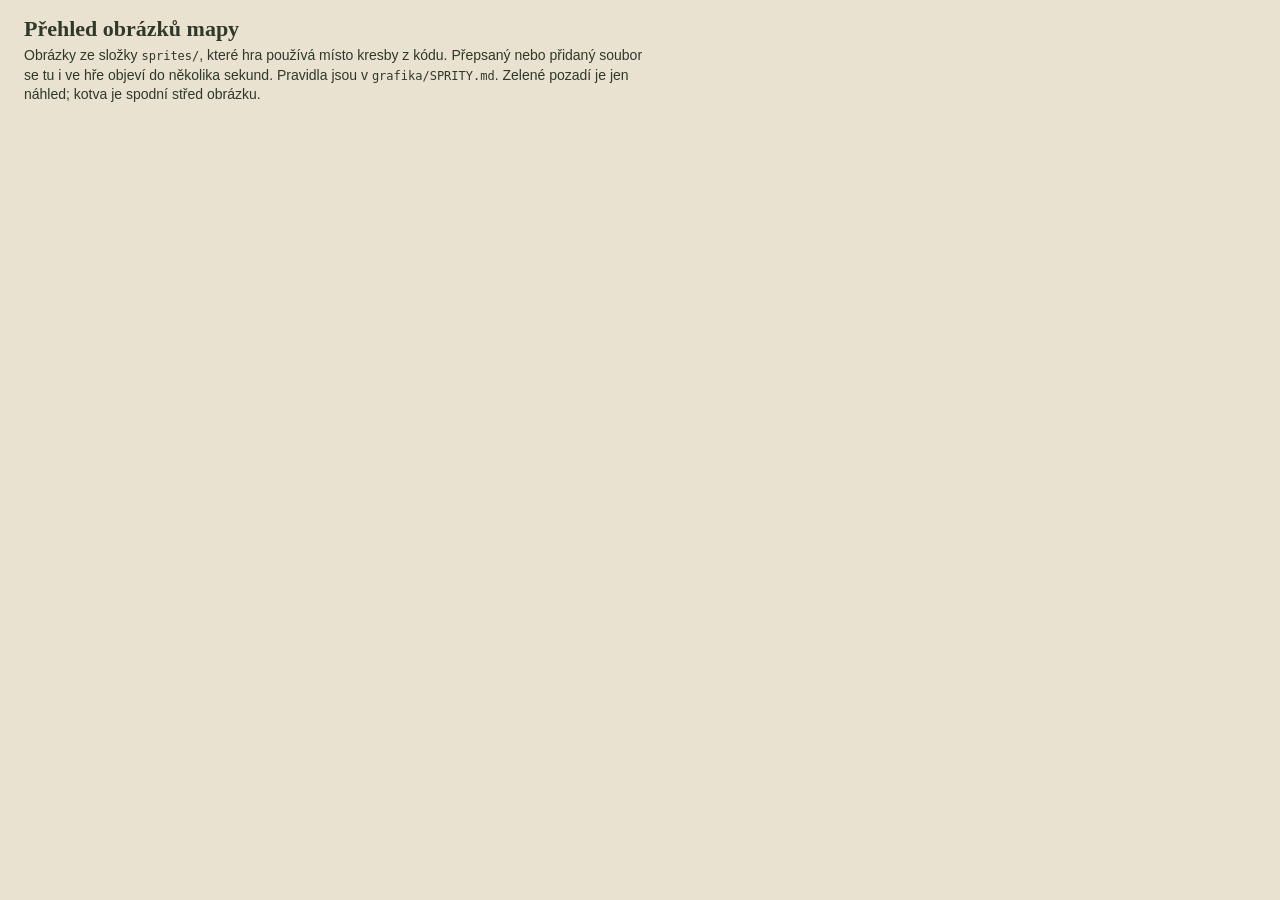
<file: prototyp/public/sprity.html>
<!doctype html>
<html lang="cs"><head><meta charset="utf-8"><meta name="viewport" content="width=device-width, initial-scale=1">
<title>Minilidi · Přehled obrázků</title>
<style>
  body { margin: 0; padding: 16px 24px 40px; background: #eae2d0; color: #2f3829; font: 14px/1.4 "Segoe UI",sans-serif; }
  h1 { font: 700 22px Georgia,serif; margin: 0 0 4px; }
  p { margin: 0 0 14px; max-width: 80ch; }
  h2 { font: 700 16px Georgia,serif; margin: 22px 0 8px; }
  .grid { display: grid; grid-template-columns: repeat(auto-fill,minmax(190px,1fr)); gap: 10px; }
  .card { background: #f4ecd9; border: 1px solid #cdbf9d; border-radius: 8px; padding: 8px; display: grid; gap: 6px; align-content: start; }
  .card.missing { opacity: .62; border-style: dashed; }
  .stage { min-height: 96px; display: grid; place-items: end center; background: #788e55; border-radius: 6px; padding: 6px; }
  .stage img { image-rendering: pixelated; }
  .stage em { color: #f4ecd9; font-style: normal; font-size: 12px; align-self: center; }
  code { font: 12px Consolas,monospace; }
  small { color: #6b6559; }
  a { color: #354a38; }
  .count { font-weight: 700; }
</style></head>
<body>
<h1>Přehled obrázků mapy</h1>
<p>Obrázky ze složky <code>sprites/</code>, které hra používá místo kresby z kódu. Přepsaný nebo přidaný soubor se tu i ve hře objeví do několika sekund.
   Pravidla jsou v <code>grafika/SPRITY.md</code>. Zelené pozadí je jen náhled; kotva je spodní střed obrázku. <span class="count" id="count"></span></p>
<main id="out"></main>
<script>
  const FOOT = { mlyn:[2,1], pec:[1,1], pila:[2,1], dilna:[1,1], studna:[1,1], statek:[2,1], hospoda:[2,1], kurnik:[2,2], chliv:[2,2], ohrada:[4,3], staje:[3,2],
    hrbitov:[3,3], kostel:[2,2], zahrada:[3,2], sklep:[2,2], udirna:[2,2], milir:[2,2], chmelnice:[3,3], sladovna:[2,2], pivovar:[2,2], kovarna:[2,2], dul:[2,2],
    vinice:[3,3], lis:[2,2], spychar:[2,2], mlekarna:[2,2], rybnik:[4,3], kozeluzna:[2,2], tkalcovna:[2,2], fara:[2,2], vcelin:[2,2], cihelna:[2,2], lazen:[2,2], ovcin:[2,2] };
  const GROUPS = [
    ['buildings', 'Budovy', Object.keys(FOOT), key => 'půdorys ' + FOOT[key].join('×')],
    ['houses', 'Domy', ['home_tile', 'home_thatch', 'home_new', 'cottage', 'chapel'], () => 'půdorys 1×1'],
    ['trees', 'Stromy', ['tree_0', 'tree_1', 'tree_2', 'tree'], () => 'kotva: pata kmene'],
    ['props', 'Rekvizity', ['quarry', 'stall_red', 'stall_green', 'fishing_hut'], () => ''],
  ];
  const el = (tag, text, cls) => { const node = document.createElement(tag); if (text) node.textContent = text; if (cls) node.className = cls; return node; };
  async function render() {
    const data = await (await fetch('sprites.php', { cache: 'no-store' })).json();
    const scale = Number(data.manifest?.defaults?.scale ?? 2);
    const byId = new Map();
    for (const [file, mtime] of Object.entries(data.files)) {
      const match = /^([a-z]+)\/([a-z0-9_]+?)(?:@(\d+))?\.png$/.exec(file);
      if (match) byId.set(match[1] + '/' + match[2], { file, mtime, frames: Number(match[3] ?? 1) });
    }
    const out = document.getElementById('out');
    out.replaceChildren();
    let have = 0, total = 0;
    for (const [kind, title, keys, note] of GROUPS) {
      out.append(el('h2', title));
      const grid = el('div', '', 'grid');
      for (const key of keys) {
        total++;
        const found = byId.get(kind + '/' + key);
        const card = el('div', '', 'card' + (found ? '' : ' missing'));
        const stage = el('div', '', 'stage');
        if (found) {
          have++;
          const img = new Image();
          img.src = 'sprites/' + found.file + '?v=' + found.mtime;
          img.onload = () => { img.style.width = (img.naturalWidth * scale) + 'px'; img.style.height = (img.naturalHeight * scale) + 'px'; };
          stage.append(img);
        } else stage.append(el('em', 'chybí (kreslí kód)'));
        card.append(stage, el('code', kind + '/' + key + '.png'), el('small', [note(key), found ? (found.frames > 1 ? found.frames + ' snímků' : '') : ''].filter(Boolean).join(' · ')));
        grid.append(card);
      }
      out.append(grid);
    }
    document.getElementById('count').textContent = 'Hotovo ' + have + ' z ' + total + '.';
  }
  render();
  setInterval(render, 8000);
</script>
</body></html>
</file>
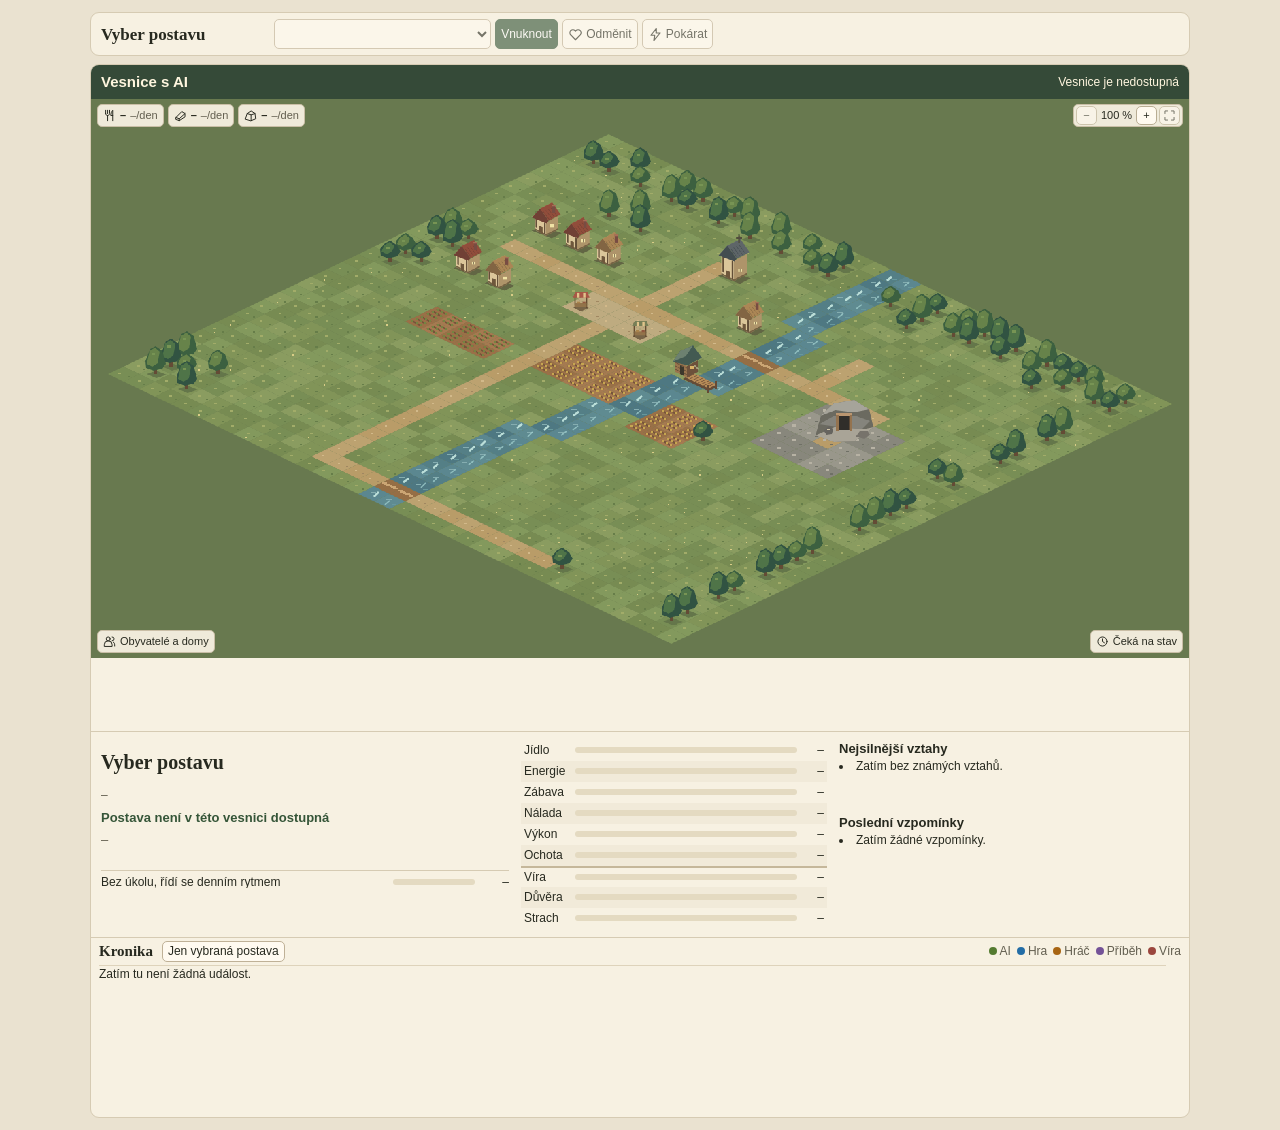
<file: prototyp/public/vesnice.html>
<!doctype html>
<html lang="cs">
<head>
<meta charset="utf-8">
<meta name="viewport" content="width=device-width, initial-scale=1">
<title>Minilidi · Život v údolí</title>
<link rel="stylesheet" href="village.css?v=13">
<link rel="stylesheet" href="village-panel.css?v=15">
<script src="season-clock.js?v=14" defer></script>
<script src="map.js?v=37" defer></script>
<script src="village.js?v=40" defer></script>
</head>
<body class="standalone-village">
<main><section class="village-panel" data-village></section></main>
</body>
</html>
</file>
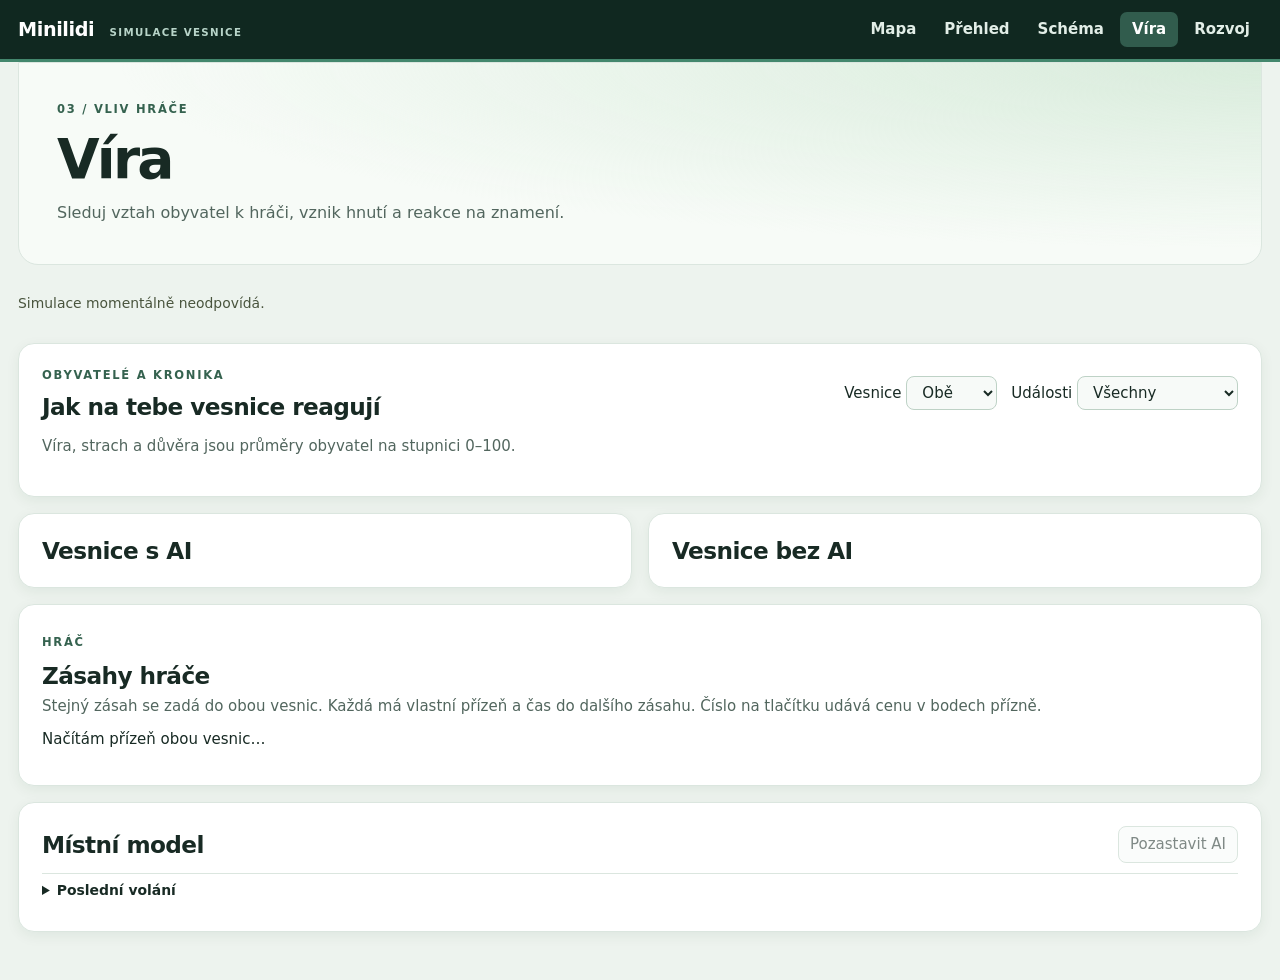
<file: prototyp/public/vira.html>
<!doctype html>
<html lang="cs"><head><meta charset="utf-8"><meta name="viewport" content="width=device-width, initial-scale=1"><title>Minilidi · Víra</title><link rel="stylesheet" href="village.css?v=13"><link rel="stylesheet" href="schema.css?v=3"><link rel="stylesheet" href="vira.css"><script src="vira.js?v=2" defer></script><link rel="stylesheet" href="dashboard.css?v=2"><script src="dashboard.js?v=7" defer></script></head>
<body class="dash-page"><header class="dash-nav"><a class="dash-brand" href="./">Minilidi <small>SIMULACE VESNICE</small></a><nav  aria-label="Minilidi"><a href="./">Mapa</a><a href="prehled.html">Přehled</a><a href="schema.html">Schéma</a><a href="vira.html" aria-current="page" aria-current="page">Víra</a><a href="rozvoj.html">Rozvoj</a></nav></header>
<main class="faith-page dash-main"><header class="dash-hero"><p class="eyebrow">03 / VLIV HRÁČE</p><h1>Víra</h1><p>Sleduj vztah obyvatel k hráči, vznik hnutí a reakce na znamení.</p></header>
  <p id="faith-connection" class="connection" role="status">Načítám údaje o víře…</p><p id="feedback" class="connection" role="status"></p>
  <section class="dash-card"><div class="dash-head"><div><p class="eyebrow">Obyvatelé a kronika</p><h2>Jak na tebe vesnice reagují</h2></div><div class="dash-controls"><label>Vesnice <select id="faith-branch"><option value="both">Obě</option><option value="ai">S AI</option><option value="control">Bez AI</option></select></label><label>Události <select id="faith-filter"><option value="">Všechny</option><option value="Hráč">Zásahy hráče</option><option value="AI">Od AI</option><option value="Hra">Od pravidel hry</option></select></label></div></div><p class="dash-muted">Víra, strach a důvěra jsou průměry obyvatel na stupnici 0–100.</p></section>
  <div class="faith-grid">
    <section class="shared faith-panel" id="ai"><h2>Vesnice s AI</h2><div class="faith-content"></div></section>
    <section class="shared faith-panel" id="control"><h2>Vesnice bez AI</h2><div class="faith-content"></div></section>
  </div>
  <section class="shared faith-panel">
    <p class="eyebrow">Hráč</p><h2>Zásahy hráče</h2><p class="dash-muted">Stejný zásah se zadá do obou vesnic. Každá má vlastní přízeň a čas do dalšího zásahu. Číslo na tlačítku udává cenu v bodech přízně.</p>
    <p id="grace">Načítám přízeň obou vesnic…</p>
    <div id="miracles" class="faith-buttons"></div>
  </section>
  <section class="shared faith-panel">
    <div class="faith-toolbar"><h2>Místní model</h2><button id="pause" disabled>Pozastavit AI</button></div>
    <p id="metrics"></p>
    <details><summary>Poslední volání</summary><ul id="calls"></ul></details>
  </section>
</main>
</body></html>
</file>
<file: prototyp/public/village.css>
:root {
  color-scheme: light;
  --paper: #f7f1e2;
  --ink: #27291f;
  --muted: #625e4f;
  --line: #d6cbb3;
  --green: #355538;
  font: 16px/1.5 "Source Sans 3", "Segoe UI", sans-serif;
}
* { box-sizing: border-box; }
body { margin: 0; color: var(--ink); background: #eae2d0; }
.mast { background: #252e25; color: #fff6df; padding: 18px max(24px, calc((100% - 1320px)/2)); display: flex; justify-content: space-between; align-items: center; gap: 16px; border-bottom: 4px solid #9a8050; }
h1, h2 { margin: 0; font-family: "Crimson Text", Georgia, serif; font-weight: 650; }
h1 { font-size: clamp(2rem, 5vw, 3.3rem); line-height: 1.05; }
.mast p { margin: 4px 0 0; color: #ded1b4; }
.clock { display: grid; gap: 5px; justify-items: end; }
.clock strong { font-variant-numeric: tabular-nums; white-space: nowrap; }
.clock label { font-size: .86rem; display: flex; align-items: center; gap: 6px; }
main { width: min(1320px, calc(100% - 40px)); margin: 0 auto 36px; }
.connection { margin: 12px 0; font-size: .87rem; color: #49543d; }
.layout { display: grid; grid-template-columns: minmax(0, 1fr) minmax(285px, 330px); align-items: start; gap: 16px; }
.map-panel, .detail, .chronicle { background: var(--paper); border: 1px solid var(--line); border-radius: 9px; overflow: hidden; }
.map-bar { display: flex; align-items: center; justify-content: space-between; gap: 12px; padding: 10px 16px; }
.map-bar h2 { font-size: 1.25rem; }
.supplies { display: flex; flex-wrap: wrap; justify-content: flex-end; gap: 8px; font-size: .86rem; }
.supplies > div { background: #eae3cf; padding: 3px 8px; border-radius: 4px; }
.supplies small { display: block; color: var(--muted); white-space: nowrap; }
.map-tools { display: flex; justify-content: flex-end; align-items: center; gap: 6px; padding: 0 16px 8px; }
.map-tools output { min-width: 48px; text-align: center; font-size: .85rem; }
.map-tools button { min-width: 32px; padding: 2px 8px; }
.map-frame { background: #74895c; }
.map-frame canvas { touch-action: none; }
.map-frame canvas:focus-visible { outline: 2px solid #ffdda4; outline-offset: -3px; }
canvas { display: block; width: 100%; height: auto; image-rendering: pixelated; cursor: default; }
.people { display: flex; gap: 6px; flex-wrap: wrap; padding: 10px; }
button, select { font: inherit; color: var(--ink); background: #fffaf0; border: 1px solid #bfb197; border-radius: 5px; padding: 6px 9px; }
button { cursor: pointer; }
button:disabled, select:disabled { opacity: .62; cursor: default; }
button:focus-visible, select:focus-visible, summary:focus-visible { outline: 2px solid #6b773f; outline-offset: 2px; }
.people button { font-size: .88rem; display: inline-flex; align-items: center; gap: 6px; }
.people button[aria-pressed=true], .primary { background: var(--green); color: white; border-color: var(--green); }
.swatch { height: 11px; width: 11px; background: var(--person); border: 1px solid #322d26; }
.detail { padding: 14px 16px; }
.detail h2 { font-size: 1.54rem; line-height: 1.15; }
.muted { color: var(--muted); font-size: .87rem; margin: 0 0 7px; }
.activity { margin: 5px 0; color: var(--green); font-weight: 650; }
.meters { margin: 11px 0; display: grid; gap: 5px; }
.meter { display: grid; grid-template-columns: 98px 1fr 30px; align-items: center; gap: 6px; font-size: .84rem; }
progress { width: 100%; height: 11px; accent-color: #54744a; }
#meter-food { accent-color: #8c683b; }
#meter-energy { accent-color: #496c78; }
#meter-fun { accent-color: #805776; }
.meter span:last-child { text-align: right; font-variant-numeric: tabular-nums; }
details { border-top: 1px solid var(--line); padding: 6px 0; font-size: .87rem; }
summary { cursor: pointer; }
#bonds { margin: 5px 0; padding-left: 20px; }
form { border-top: 1px solid var(--line); padding-top: 8px; margin-top: 2px; }
form label { display: block; font-weight: 650; margin-bottom: 3px; }
.action-row, .judgments { display: flex; gap: 6px; }
.action-row select { flex: 1; min-width: 0; }
#task, #result { margin: 5px 0; font-size: .83rem; }
#result:empty, #task:empty { display: none; }
.chronicle { margin-top: 16px; }
.chronicle label { font-size: .88rem; }
#journal { margin: 0; padding: 0 16px 12px; list-style: none; max-height: 295px; overflow: auto; }
#journal li { border-top: 1px solid var(--line); padding: 7px 0; }
#journal p { margin: 2px 0 0; color: var(--muted); font-size: .88rem; }
.entry-time { color: var(--muted); font-size: .83rem; margin-right: 8px; white-space: nowrap; }
.source { font-size: .76rem; padding: 1px 5px; margin-left: 7px; background: #e9e0ca; border-radius: 3px; }
.source[data-source=AI] { background: #d9e6d1; color: #274a2d; }
@media (max-width: 810px) { .layout { grid-template-columns: 1fr; } }
@media (max-width: 450px) { main { width: calc(100% - 20px); } .mast { padding-inline: 12px; } }

.game-nav { display: flex; align-items: center; gap: 6px; }
.game-nav a { color: #fff6df; border: 1px solid #79816b; border-radius: 5px; text-decoration: none; padding: 5px 11px; white-space: nowrap; }
.game-nav a:hover, .game-nav a[aria-current=page] { background: #e7dcc1; border-color: #e7dcc1; color: #27291f; }
.mast-tools { display: flex; align-items: center; gap: 14px; flex-wrap: wrap; justify-content: flex-end; }
@media (max-width: 580px) { .mast-tools { gap: 6px; } }


body.comparison-page main { width: min(1660px,calc(100% - 28px)); margin-top: 14px; }
.comparison-grid { display:grid; grid-template-columns: repeat(2,minmax(0,1fr)); gap:12px; align-items:start; }
.comparison-note { margin:0 0 12px; color:var(--muted); font-size:.9rem; }
.comparison-pane { min-width:0; background:#eee6d4; border:1px solid var(--line); border-radius:9px; overflow:hidden; }
.comparison-pane h2 { font-size:1.1rem; background:#354a38; color:#fff6df; padding:7px 12px; }
.comparison-pane:last-child h2 { background:#51514a; }
.comparison-pane iframe { display:block; width:100%; height:760px; border:0; }
body.pane-page { background:#eee6d4; }
.pane-page main { width:calc(100% - 16px); margin:0 auto 8px; }
.pane-page .mast { min-height:47px; padding:6px 12px; border-bottom-width:2px; }
.pane-page .mast p { margin:0; font-size:.84rem; }
.pane-page .map-bar { padding:7px 10px; }
.pane-page .layout { grid-template-columns: minmax(0,1fr); gap:8px; }
.pane-page .chronicle { margin-top:8px; }
.pane-page .connection { margin:7px 0; }
.pane-page .detail { padding:9px 12px; }
.pane-page .supplies { gap:4px; font-size:.8rem; }
.pane-page .supplies > div { padding:2px 5px; }
.pane-page .growth { color:var(--muted); font-size:.83rem; margin:0 10px 5px; }
.pane-page .clock { display:flex; flex-wrap:wrap; align-items:center; gap:8px; justify-content:end; }
@media (max-width: 890px) { .comparison-grid { grid-template-columns: minmax(0,1fr); } }

#mode-label[hidden] { display:none; }

html:has(body.pane-page) { overflow:hidden; }


.season-clock { display:flex; align-items:center; gap:14px; background:var(--paper); border:1px solid var(--line); border-radius:9px; padding:8px 14px; margin-bottom:12px; }
.season-clock canvas { width:132px; height:132px; flex:none; image-rendering:auto; }
.season-clock p { margin:1px 0; }
.season-date { font-size:1.17rem; font-weight:700; }
.season-hour { color:#315867; font-variant-numeric:tabular-nums; font-size:1.26rem; font-weight:700; }
.season-weather { font-weight:600; }
.season-ground,.season-legend { color:var(--muted); font-size:.82rem; }
.season-legend { display:flex; gap:10px; flex-wrap:wrap; }
.season-legend span:first-child { color:#905424; }
.season-legend span:nth-child(2) { color:#315867; }
@media(max-width:480px) { .season-clock { gap:8px; padding:6px 8px; } .season-clock canvas { width:106px; height:106px; } }


.comparison-page > .mast { padding:5px max(14px,calc((100% - 1660px)/2)); min-height:46px; gap:8px; border-bottom-width:2px; }
.comparison-page > .mast h1 { font-size:clamp(1.3rem,2vw,1.7rem); }
.comparison-page .game-nav a { padding:2px 9px; font-size:.9rem; }
body.comparison-page main { margin:7px auto 0; padding-bottom:52px; }
.comparison-grid { grid-template-columns:minmax(0,1fr) 124px minmax(0,1fr); gap:7px; }
.comparison-pane > h2 { padding:3px 9px; font-size:1rem; }
.comparison-pane:last-child > h2 { background:#51514a; }
.season-clock { display:grid; align-content:start; justify-items:center; gap:2px; padding:6px 3px; margin:0; text-align:center; }
.season-clock canvas { width:108px; height:108px; }
.season-clock p { line-height:1.28; margin:3px 0; }
.season-date { font-size:.87rem; }
.season-hour { font-size:1.08rem; }
.season-weather { font-size:.79rem; }
.season-ground { font-size:.75rem; }
.pane-page main { width:100%; margin:0; }
.pane-page .map-bar { padding:4px 6px; }
.pane-page .growth { margin:0; font-size:.78rem; }
.pane-page .map-frame { position:relative; }
.pane-page .map-tools { position:absolute; top:4px; right:4px; z-index:1; gap:3px; padding:2px 3px; background:#f7f1e2e8; border-radius:5px; }
.pane-page .map-tools button { min-width:25px; padding:0 5px; font-size:.83rem; }
.pane-page .map-tools output { min-width:39px; font-size:.75rem; }
.pane-page .connection[hidden] { display:none; }
.pane-page .connection { padding:3px 8px; }
.game-status { position:fixed; z-index:5; left:0; right:0; bottom:0; display:flex; align-items:center; gap:0; min-height:33px; padding:3px max(10px,calc((100% - 1660px)/2)); background:#252e25; color:#fff6df; border-top:2px solid #9a8050; font-size:.8rem; overflow-x:auto; white-space:nowrap; }
.game-status span:not(:empty) { padding:0 9px; }
.game-status span:not(:empty) + span:not(:empty) { border-left:1px solid #77806b; }
@media(max-width:890px) { .comparison-grid { grid-template-columns:minmax(0,1fr); } .season-clock { grid-row:1; display:flex; justify-content:center; align-items:center; gap:9px; } .season-clock canvas { width:80px; height:80px; } }

@media(min-width:891px) {
  .comparison-grid { position:relative; grid-template-columns:repeat(2,minmax(0,1fr)); }
  .comparison-grid > .season-clock {
    position:absolute; z-index:3; top:6px; left:50%; transform:translateX(-50%);
    width:99px; padding:4px 3px; box-shadow:0 2px 7px #252e2529; pointer-events:none;
  }
  .comparison-grid > .season-clock canvas { width:88px; height:88px; }
  .comparison-grid > .comparison-pane:last-child > h2 { padding-left:52px; }
}
.season-clock .season-date { font-size:.75rem; }
.season-clock .season-hour { font-size:1rem; margin-bottom:1px; }
.pane-page[data-branch=ai] .map-panel > .map-bar { padding-right:49px; }
.pane-page[data-branch=control] .map-panel > .map-bar { padding-left:49px; }
.pane-page[data-branch=ai] .map-tools { left:4px; right:auto; }
.pane-page[data-branch=control] .overview .charts > section:first-child > :is(h2,p,ul) { padding-left:39px; }
</file>
<file: prototyp/public/village-panel.css>
.village-comparison, .standalone-village {
  font: 13px/1.35 "Source Sans 3","Segoe UI",sans-serif;
  font-variant-numeric: tabular-nums;
}
body.village-comparison main {
  display: grid;
  gap: 8px;
  width: 100%;
  margin: 0;
  padding: 12px 24px 46px;
}
.standalone-village main {
  display: grid;
  gap: 8px;
  width: min(1100px,calc(100% - 24px));
  margin: 12px auto;
}
.village-comparison .comparison-grid {
  grid-template-columns: minmax(0,1fr) 68px clamp(156px,12vw,206px) 68px minmax(0,1fr);
  grid-template-areas: "ai stock-ai goals stock-control control";
  gap: 6px;
  align-items: stretch;
  min-height: 0;
}
.village-comparison .comparison-grid > [data-village=ai] { grid-area: ai; }
.village-comparison .comparison-grid > [data-village=control] { grid-area: control; }
[data-village-stocks=ai] { grid-area: stock-ai; }
[data-village-stocks=control] { grid-area: stock-control; }
.village-stocks { align-self: start; display: grid; grid-template-rows: auto minmax(0,1fr); min-width: 0; min-height: 0; max-height: 100%; border: 1px solid var(--line); border-radius: 8px; overflow: hidden; background: var(--paper); }
.village-stocks h2 { margin: 0; padding: 7px 2px; background: #354a38; color: #fff6df; text-align: center; font: 700 12px/20px "Segoe UI",sans-serif; }
[data-village-stocks=control] h2 { background: #51514a; }
.village-stocks dl { position: relative; display: grid; align-content: start; min-height: 0; margin: 0; padding: 3px; overflow-y: auto; scrollbar-width: thin; }
.village-stock { display: flex; align-items: center; justify-content: space-between; gap: 2px; min-width: 0; min-height: 31px; padding: 3px 1px; border-bottom: 1px solid var(--line); color: #536748; }
.village-stock:last-child { border-bottom: 0; }
.village-stock[data-resource=quarryStone] { color: #6b6559; }
.village-stock svg { flex: none; }
.village-stock dt { position: absolute; width: 1px; height: 1px; overflow: hidden; clip-path: inset(50%); white-space: nowrap; }
.village-stock dd { margin: 0; color: #2f3829; text-align: right; font-weight: 650; font-size: 11px; overflow-wrap: anywhere; }
.village-goals {
  grid-area: goals;
  display: grid;
  grid-template-rows: auto minmax(0,1fr);
  min-width: 0;
  min-height: 0;
  overflow: hidden;
  border: 1px solid var(--line);
  border-radius: 9px;
  background: var(--paper);
}
.village-goals h2 {
  margin: 0;
  padding: 7px 10px;
  background: #354a38;
  color: #fff6df;
  font: 700 15px/20px "Source Sans 3","Segoe UI",sans-serif;
}
.village-goals-list { overflow: auto; scrollbar-gutter: stable; padding: 0 9px; }
.village-goals-list:focus-visible { outline: 2px solid #334e2f; outline-offset: -2px; }
.village-goal { padding: 8px 1px; border-bottom: 1px solid var(--line); }
.village-goal:last-child { border-bottom: 0; }
.village-goal h3 { margin: 0 0 3px; font-size: 13px; line-height: 1.2; }
.village-goal p { margin: 3px 0; font-size: 12px; }
.village-goal-desc,.village-goal-empty { color: var(--muted); }
.village-goal-requirement { font-weight: 600; }
.village-goal-progress { display: grid; grid-template-columns: 1fr 1fr; gap: 4px; margin-top: 5px; font-size: 11px; }
.village-goal-progress span { display: grid; gap: 2px; min-width: 0; }
.village-goal-progress progress { width: 100%; height: 7px; accent-color: #52774e; }
.village-goal-progress span+span progress { accent-color: #746a56; }
.village-goal-plan { color: #705028; font-weight: 600; }
.village-comparison > .mast > .season-clock {
  display: flex;
  gap: 6px;
  padding: 0;
  border: 0;
  background: none;
  color: inherit;
  text-align: left;
}
.village-comparison > .mast .season-clock canvas { width: 34px; height: 34px; }
.village-comparison > .mast .season-hour, .village-comparison > .mast .season-date { color: inherit; font-size: 12px; }
.village-comparison > .mast .season-clock p { margin: 0; }

.village-toolbar,.village-panel {
  min-width: 0;
  min-height: 0;
  background: var(--paper);
  border: 1px solid var(--line);
  border-radius: 9px;
}
.village-toolbar {
  display: grid;
  grid-template-columns: minmax(130px,1fr) minmax(0,2.7fr) minmax(0,2.8fr);
  align-items: center;
  gap: 10px;
  height: 44px;
  padding: 0 10px;
}
.village-toolbar > strong { font: 650 17px/19px Georgia,serif; overflow-wrap: anywhere; }
.village-toolbar .person-controls {
  display: grid;
  grid-template-columns: minmax(0,1fr) repeat(3,auto);
  gap: 4px;
  min-width: 0;
  height: 30px;
  padding: 0;
  border: 0;
  margin: 0;
}
.person-controls :is(select,button) { min-width: 0; padding: 0 5px; font-size: 12px; white-space: nowrap; }
.person-controls select { text-overflow: ellipsis; }
.person-controls svg { vertical-align: middle; }
.person-result { height: 20px; line-height: 20px; margin: 0; color: #714620; font-size: 12px; }
.person-result:has(.branch-result) { display: grid; grid-template-columns: minmax(0,1fr) auto minmax(0,1fr); gap: 3px; }

.village-panel {
  --roster-height: 74px;
  display: grid;
  grid-template-columns: minmax(0,1fr);
  overflow: hidden;
  container-type: inline-size;
}
.village-panel:has(.village-avatar:nth-child(30)) { --roster-height: 109px; }
.village-panel :is(h3,h4,p) { margin: 0; }
:is(.village-panel,.village-toolbar) :is(button,select,[tabindex]):focus-visible {
  outline: 2px solid #334e2f;
  outline-offset: -2px;
}
.village-heading {
  display: grid;
  grid-template-columns: auto minmax(0,1fr);
  align-items: center;
  gap: 8px;
  height: 34px;
  padding: 0 10px;
  color: #fff6df;
  background: #354a38;
}
.village-heading h2 { font: 700 15px/1.2 "Source Sans 3","Segoe UI",sans-serif; }
[data-village=control] .village-heading { background: #51514a; }
.village-heading span { text-align: right; font-size: 12px; }
:is(.village-heading span,.person-profile [data-field=family],.person-activity,.person-task [data-field=task],.person-notes li,.person-result,.branch-result,.village-journal li p) {
  min-width: 0;
  overflow: hidden;
  text-overflow: ellipsis;
  white-space: nowrap;
}

.village-map {
  --ground: #68794f;
  position: relative;
  display: flex;
  justify-content: center;
  align-items: center;
  background: var(--ground);
}
.village-map[data-ground=snow] { --ground: #9aa9a0; }
.village-map[data-night=true] { background: color-mix(in srgb,var(--ground) 75%,#192740); }
.village-map canvas { width: 100%; height: auto; }
.village-map canvas:focus-visible { outline-color: #ffdda4; }
.village-map .map-corner {
  position: absolute;
  z-index: 1;
  inset-inline: 6px;
  display: flex;
  align-items: center;
  justify-content: space-between;
  gap: 4px;
  pointer-events: none;
}
.village-map .building-popup { position: absolute; z-index: 3; width: min(310px,calc(100% - 12px)); max-height: calc(100% - 12px); overflow-y: auto; padding: 8px 10px 9px; background: #fbf6e8f7; border: 1px solid var(--line); border-radius: 6px; box-shadow: 0 3px 10px #0004; color: var(--ink,#2b2418); font-size: 12px; line-height: 1.35; }
.building-popup header { display: flex; align-items: center; justify-content: space-between; gap: 8px; }
.building-popup h4 { margin: 0; font-size: 14px; }
.building-popup h5 { margin: 6px 0 2px; font-size: 11px; text-transform: uppercase; letter-spacing: .04em; color: var(--muted); }
.building-popup p { margin: 3px 0 0; }
.building-popup ul { margin: 0; padding-left: 16px; }
.building-popup .building-close { flex: none; width: 22px; height: 22px; padding: 0; line-height: 1; font-size: 16px; border: 1px solid var(--line); border-radius: 4px; background: transparent; cursor: pointer; }
.building-popup .building-cost { margin-top: 6px; padding-top: 5px; border-top: 1px solid var(--line); color: var(--muted); }
.building-popup[data-state=planned] h4::after { content: ' · nestojí'; font-weight: 400; color: var(--muted); font-size: 11px; }
.village-map .map-top { top: 5px; }
.village-map .map-bottom { bottom: 5px; }
.map-updates:not([hidden]) { position: absolute; z-index: 1; inset-inline: 6px; bottom: 32px; display: flex; flex-wrap: wrap; gap: 4px 12px; padding: 4px 8px; width: fit-content; max-width: calc(100% - 12px); background: #f7f1e2f2; border: 1px solid var(--line); border-radius: 5px; pointer-events: none; }
.map-update:not([hidden]) { display: flex; flex-wrap: wrap; align-items: center; gap: 3px 7px; font-size: 12px; }
.map-update[data-field=crisis-status] { color: #8a3929; }
.map-update progress { width: 64px; height: 9px; accent-color: #55734b; }
.map-update[data-field=crisis-status] progress { accent-color: #a94734; }
.village-map .supplies { display: flex; flex-wrap: nowrap; gap: 4px; }
.village-map :is(.map-chip,.map-tools) {
  display: inline-flex;
  align-items: center;
  gap: 4px;
  min-width: max-content;
  min-height: 23px;
  padding: 0 5px;
  border: 1px solid #c9bea6;
  border-radius: 5px;
  background: #f7f1e2f2;
  white-space: nowrap;
  font-size: 11px;
  pointer-events: auto;
}
.village-map .map-chip small { color: var(--muted); font-size: 11px; }
.village-map .map-tools { gap: 2px; padding: 0 2px; }
.village-map .map-tools button {
  display: grid;
  place-items: center;
  width: 21px;
  min-width: 0;
  height: 19px;
  padding: 0;
  line-height: 1;
  border-color: #b9ad93;
}
.village-map .map-tools output { min-width: 35px; text-align: center; font-size: 11px; }
.village-map svg { flex: none; width: 13px; height: 13px; }
@container (max-width: 560px) { .village-map .map-chip small { display: none; } }
@container (max-width: 345px) {
  .village-map .map-top { flex-wrap: wrap; }
  .village-map .map-bottom svg { display: none; }
  .village-map .map-chip { padding-inline: 3px; gap: 2px; }
}

.village-roster {
  display: grid;
  grid-template-columns: repeat(auto-fill,minmax(min(165px,100%),1fr));
  grid-auto-rows: 32px;
  align-content: start;
  gap: 3px;
  height: var(--roster-height);
  padding: 3px 7px;
  overflow: auto;
  scrollbar-width: thin;
  border-bottom: 1px solid var(--line);
}
.village-avatar {
  position: relative;
  min-width: 0;
  display: grid;
  grid-template-columns: 12px minmax(0,1fr) 12px 8px;
  align-items: center;
  gap: 3px;
  padding: 0 3px;
  border-color: #c9bea6;
  font-size: 12px;
  line-height: 13px;
  text-align: left;
}
.avatar-caption { display: grid; min-width: 0; gap: 1px; }
.avatar-name { overflow-wrap: anywhere; }
.avatar-current {
  min-width: 0;
  overflow: hidden;
  color: var(--muted);
  text-overflow: ellipsis;
  white-space: nowrap;
  font-weight: 400;
}
.avatar-swatch { width: 12px; height: 12px; border-radius: 2px; background: var(--avatar,#355538); }
.avatar-activity { display: grid; place-items: center; color: #625e4f; }
.avatar-activity svg { width: 12px; height: 12px; }
.village-avatar::after { content: ""; width: 7px; height: 7px; border-radius: 50%; background: var(--metric,#41712c); }
.village-avatar[aria-pressed=true] { background: #e2ead7; border-color: #627c58; box-shadow: inset 0 0 0 1px #627c58; font-weight: 700; }
.village-panel :is([data-mood=low],[data-color=low]) { --metric: #a83e35; }
.village-panel :is([data-mood=mid],[data-color=mid]) { --metric: #a05e13; }
.village-panel :is([data-mood=good],[data-color=good]) { --metric: #507f2d; }
.village-panel [data-color=faith] { --metric: #675285; }
.village-panel [data-color=trust] { --metric: #346d57; }
.village-panel [data-color=fear] { --metric: #a44d39; }

.person-card {
  display: grid;
  grid-template-columns: minmax(0,1.2fr) minmax(0,.9fr) minmax(0,1fr);
  gap: 12px;
  min-height: 0;
  padding: 8px 10px;
}
.person-profile,.person-notes,.person-notes section { min-width: 0; }
.person-profile {
  display: grid;
  grid-template-columns: minmax(0,1fr);
  grid-template-rows: 44px 18px 20px 36px 24px;
  align-content: start;
  gap: 3px;
}
.person-profile h3 { align-self: center; font: 600 20px/22px Georgia,serif; overflow-wrap: anywhere; }
.person-profile [data-field=family] { color: var(--muted); font-size: 12px; }
.person-activity { color: var(--green); font-weight: 650; line-height: 20px; }
.person-trait {
  color: var(--muted);
  line-height: 18px;
  overflow: hidden;
  overflow-wrap: anywhere;
  display: -webkit-box;
  -webkit-box-orient: vertical;
  -webkit-line-clamp: 2;
  line-clamp: 2;
}
.person-task {
  display: grid;
  grid-template-columns: minmax(0,1fr) minmax(18px,20%) 4.5ch;
  gap: 4px;
  align-items: center;
  border-top: 1px solid var(--line);
  font-size: 12px;
}
.person-task [data-field=task] {
  display: -webkit-box;
  -webkit-box-orient: vertical;
  -webkit-line-clamp: 2;
  line-clamp: 2;
  white-space: normal;
  line-height: 12px;
}
.person-task > span:last-child { text-align: right; white-space: nowrap; }
.person-stats { min-width: 0; font-size: 12px; }
.person-stats > div {
  display: grid;
  grid-template-columns: 7ch minmax(0,1fr) 3.4ch;
  gap: 4px;
  align-items: center;
  height: 21px;
  padding: 0 3px;
}
.person-stats > div:nth-child(even) { background: #f1ead9; }
.person-stats .belief-start { border-top: 2px solid #c5b79a; }
.person-stats span:last-child { text-align: right; }
.person-card progress {
  appearance: none;
  display: block;
  width: 100%;
  height: 6px;
  border: 0;
  border-radius: 9px;
  overflow: hidden;
  background: #e4dac1;
  accent-color: var(--metric,#355538);
}
.person-card progress::-webkit-progress-bar { background: #e4dac1; }
.person-card progress::-webkit-progress-value { background: var(--metric,#355538); }
.person-card progress::-moz-progress-bar { background: var(--metric,#355538); }
.person-notes { display: grid; align-content: start; grid-template-columns: minmax(0,1fr); gap: 5px; }
.person-notes h4 { font-size: 13px; line-height: 18px; }
.person-notes ul { margin: 0; padding: 0; min-height: 51px; }
.person-notes li { line-height: 17px; font-size: 12px; list-style-position: inside; }

.village-journal {
  display: grid;
  grid-template-rows: auto minmax(0,1fr);
  min-height: 123px;
  min-width: 0;
  border-top: 1px solid var(--line);
}
.journal-heading,.journal-legend { display: flex; align-items: center; gap: 6px; }
.journal-heading { min-height: 27px; padding: 2px 8px; flex-wrap: wrap; }
.journal-heading h3 { font: 650 15px/19px Georgia,serif; margin-right: 3px; }
.journal-heading button { padding: 1px 5px; line-height: 17px; font-size: 12px; white-space: nowrap; }
.journal-heading [aria-pressed=true] { background: #e2ead7; border-color: #819479; color: #28412a; }
.journal-legend { margin-inline-start: auto; color: var(--muted); font-size: 12px; }
.journal-legend span { display: flex; align-items: center; gap: 3px; white-space: nowrap; }
.village-journal i[data-source] { width: 8px; height: 8px; display: block; border-radius: 50%; background: var(--source,#69645b); }
.village-journal i[data-source="AI"] { --source:#547b30; }
.village-journal i[data-source="Hra"] { --source:#236da6; }
.village-journal i[data-source="Hráč"] { --source:#a86513; }
.village-journal i[data-source="Příběh"] { --source:#745297; }
.village-journal i[data-source="Víra"] { --source:#9b463d; }
.village-journal ol { overflow: auto; overflow-anchor: none; scrollbar-gutter: stable; padding: 0 8px; margin: 0; list-style: none; }
.village-journal li {
  height: 19px;
  display: grid;
  grid-template-columns: 5ch 8px minmax(0,1fr);
  gap: 5px;
  align-items: center;
  border-top: 1px solid #ded3bb;
  font-size: 12px;
}
.village-journal time { color: var(--muted); }
.village-journal li.journal-empty { display: block; }
.village-journal .journal-new { animation: journal-highlight 1.5s ease-out; }
@keyframes journal-highlight { from { background: #e4edd6; } to { background: transparent; } }
@media (prefers-reduced-motion: reduce) {
  .village-journal .journal-new { animation: none; background: #e4edd6; }
}

@media (min-width: 1280px) and (min-height: 720px) {
  body.village-comparison { display: grid; grid-template-rows: 46px minmax(0,1fr) 33px; height: 100dvh; }
  body.village-comparison main { grid-template-rows: 44px minmax(0,1fr); min-height: 0; padding-bottom: 12px; }
  .village-comparison .village-panel {
    --map-height: calc(min(42dvh,100dvh - 600px) - (var(--roster-height) - 66px));
    grid-template-rows: 34px var(--map-height) var(--roster-height) 216px minmax(123px,1fr);
  }
  .village-comparison .village-map canvas { width: min(100%,calc(var(--map-height) * 1614 / 821)); }
  .village-comparison .game-status { position: static; min-width: 0; }
}
@media (max-width: 1279px), (max-height: 719px) {
  .village-journal { height: 160px; }
  .village-goals-list { max-height: 68vh; }
  .village-stocks { max-height: 68vh; }
}
@container (max-width: 535px) {
  .person-card { grid-template-columns: repeat(2,minmax(0,1fr)); }
  .person-notes { grid-column: 1 / -1; grid-template-columns: repeat(2,minmax(0,1fr)); gap: 8px; }
}
@media (max-width: 899px) {
  body.village-comparison main { padding-inline: 12px; }
  .village-comparison .comparison-grid {
    grid-template-columns: minmax(0,1fr);
    grid-template-areas: "goals" "stock-ai" "ai" "stock-control" "control";
  }
  .village-stocks dl { grid-template-columns: repeat(auto-fit,minmax(57px,1fr)); gap: 2px 7px; padding-inline: 7px; }
  .village-stock { justify-content: center; gap: 4px; border-bottom: 0; }
  .village-goals-list { max-height: 270px; }
  .village-comparison > .mast { flex-wrap: wrap; }
  .village-toolbar { grid-template-columns: minmax(0,1fr); grid-template-rows: 30px 30px 20px; height: 92px; gap: 3px; }
  .village-journal { height: 180px; }
}
@container (max-width: 350px) {
  .person-card,.person-notes { grid-template-columns: minmax(0,1fr); }
  .journal-legend { margin-inline-start: 0; }
}
.standalone-village .village-journal { height: 180px; }
</file>
<file: tabule/public/style.css>
:root{color-scheme:light;--bg:#f1f3ed;--paper:#fffef9;--line:#d5dcd1;--ink:#17241c;--muted:#526458;--accent:#206443;--soft:#e4eee4;font:16px/1.55 system-ui,sans-serif}
*{box-sizing:border-box}body{margin:0;background:var(--bg);color:var(--ink)}.wrap{width:min(1220px,100% - 48px);margin-inline:auto}
header{background:#17382b;color:#f9fcf7;border-bottom:4px solid #a5c398}.heading{display:flex;align-items:end;justify-content:space-between;gap:24px;padding-block:30px}
.eyebrow{letter-spacing:.16em;font-size:.75rem;font-weight:750;color:#c2d7bc;margin:0 0 7px}.eyebrow span{margin-right:6px}h1{font-size:clamp(2.4rem,6vw,3.8rem);letter-spacing:-.065em;line-height:1.05;margin:0}.subtitle{margin:.6rem 0 0;color:#e0eade;max-width:60ch}
main{padding-block:22px 45px}.toolbar{display:flex;align-items:end;flex-wrap:wrap;gap:12px}.views{display:flex;gap:4px;padding:4px;border:1px solid var(--line);border-radius:10px;background:var(--paper);margin-right:auto}
button,input,select,textarea{font:inherit;color:inherit}button{cursor:pointer;background:var(--paper);padding:8px 12px;border:1px solid var(--line);border-radius:7px;font-weight:650}button:disabled{cursor:default;opacity:.58}button:hover:not(:disabled){border-color:var(--accent)}button[aria-pressed=true],.primary{background:var(--accent);border-color:var(--accent);color:white}.heading .primary{background:#e0eddb;color:#17382b;border-color:#e0eddb;white-space:nowrap}
:focus-visible{outline:3px solid #43845d;outline-offset:3px}label{display:grid;gap:4px;font-weight:650}.filter{font-size:.85rem;color:var(--muted)}input,select,textarea{background:var(--paper);border:1px solid var(--line);border-radius:7px;padding:8px 10px;min-width:0;width:100%}
.copybar{display:flex;align-items:center;flex-wrap:wrap;gap:8px;margin-top:12px;font-size:.88rem;color:var(--muted)}.copybar button{padding:4px 10px;font-size:.84rem}.copybar a{color:var(--accent);font-size:.84rem}
#message{color:var(--muted);margin:14px 0 12px;font-size:.92rem;font-weight:600}
.block-section{margin-top:18px;background:#e9ede5;border:1px solid var(--line);border-radius:12px;padding:14px 16px}
.block-section>h2,.block-section>summary{display:flex;align-items:center;gap:9px;margin:0;font-size:1.2rem;font-weight:750}.block-section>summary{cursor:pointer}
.block-section[open]>summary{margin-bottom:6px}.hint{margin:4px 0 6px;color:var(--muted);font-size:.9rem}
.block-head{display:flex;align-items:center;flex-wrap:wrap;gap:10px;margin:16px 0 4px;padding-top:12px;border-top:1px solid #cfd8cb}.block-head:first-of-type{border-top:0;padding-top:0;margin-top:8px}
.block-head h3{margin:0;font-size:1.05rem}.tally{font-size:.82rem;color:var(--muted)}.block-head .edit{margin-left:auto}
.cards{display:grid;grid-template-columns:repeat(auto-fill,minmax(330px,1fr));gap:10px;margin-top:6px}
.lanes{display:grid;grid-template-columns:repeat(3,minmax(0,1fr));gap:14px;align-items:start;margin-top:16px}.lanes.three{grid-template-columns:repeat(3,minmax(0,1fr))}
.lane{background:#e9ede5;border:1px solid var(--line);border-radius:11px;padding:12px;min-width:0}.lane h2{display:flex;align-items:center;justify-content:space-between;gap:8px;margin:0 0 9px;font-size:1.04rem}
.count,.tag{font-size:.77rem;background:var(--soft);color:#304e3b;border-radius:999px;padding:2px 8px;font-weight:650;white-space:nowrap}.count{background:var(--paper);margin-left:auto}
.card{background:var(--paper);border:1px solid var(--line);border-radius:8px;padding:12px;margin-top:8px;overflow-wrap:anywhere;border-left:5px solid #b9c7b4}.cards .card{margin-top:0}
.card.kind-task{border-left-color:#206443}.card.kind-think{border-left-color:#a05e13}.card.kind-idea{border-left-color:#7a6fa3}.card.kind-decision{border-left-color:#3c6f8f}.card.is-done{opacity:.8}
.card h3{margin:6px 0 0;font-size:1rem}.card p{margin:5px 0 8px;color:var(--muted);font-size:.9rem;white-space:pre-wrap}.card .accept{color:#1d4a33;background:#edf5e9;border-radius:6px;padding:6px 9px}.card .result{color:#4b3a12;background:#f6efd9;border-radius:6px;padding:6px 9px}.card .short{margin-bottom:4px}
.card-top{display:flex;align-items:center;flex-wrap:wrap;gap:5px}.card-footer{display:flex;align-items:center;flex-wrap:wrap;gap:5px;margin-top:9px}
.edit{padding:3px 8px;font-size:.8rem}.card-footer .edit:first-of-type:not(.go):not(.ok){margin-left:0}.go{background:#e1efe3;border-color:#9bbf9e;color:#17462b}.ok{background:var(--accent);border-color:var(--accent);color:#fff}
.assignee{width:auto;padding:3px 24px 3px 8px;font-size:.8rem;font-weight:750;border-radius:6px}.assignee.a-claude{background:#f6e3d2;border-color:#d9a77a;color:#5e3011}.assignee.a-codex{background:#dbe7f6;border-color:#8fb0d8;color:#143561}.assignee.a-user{background:#dcecd6;border-color:#8fbf86;color:#1d4a1a}.assignee.a-none{background:#ececec;color:#444}
.s-doing{background:#f6e7b8;color:#5d4509}.s-blocked{background:#f3d3cf;color:#6a2018}.s-done{background:#d9e8d5;color:#24502c}.p-high{background:#f3d3cf;color:#6a2018}.p-medium{background:#f6e7b8;color:#5d4509}
.empty{font-size:.88rem;margin:4px 0;color:var(--muted)}
.architecture{margin-top:20px;padding:12px 16px;background:var(--paper);border:1px solid var(--line);border-radius:9px}.architecture summary{cursor:pointer;font-weight:700}.flow{display:flex;align-items:center;flex-wrap:wrap;gap:8px;margin-top:12px}.flow span{background:var(--soft);padding:6px 9px;border-radius:6px}.architecture p{margin:8px 0 0;color:var(--muted)}
dialog{border:1px solid var(--line);border-radius:12px;background:var(--paper);color:var(--ink);width:min(600px,100% - 24px);padding:20px;max-height:94vh;overflow:auto}dialog::backdrop{background:#12271eb0}form{display:grid;gap:11px}form h2{margin:0}textarea{resize:vertical}.pair{display:grid;grid-template-columns:1fr 1fr;gap:10px}.actions{display:flex;justify-content:flex-end;gap:8px}#error{color:#932b20;margin:0}
@media(max-width:890px){.lanes,.lanes.three{grid-template-columns:repeat(2,minmax(0,1fr))}}
@media(max-width:570px){.wrap{width:calc(100% - 28px)}.heading{align-items:start;flex-direction:column;gap:14px;padding-block:24px}.lanes,.lanes.three{grid-template-columns:minmax(0,1fr)}.cards{grid-template-columns:minmax(0,1fr)}.views{width:100%}.filter{flex:1 1 135px}.pair{grid-template-columns:1fr}}
</file>
<file: prototyp/public/overview.css>
.overview { padding-top: 16px; display: grid; gap: 14px; }
.charts, .relations { display: grid; grid-template-columns: repeat(2,minmax(0,1fr)); gap: 14px; }
.overview-card { background: var(--paper); border: 1px solid var(--line); border-radius: 9px; padding: 14px 16px; min-width: 0; }
.overview-card h2 { margin-bottom: 4px; }
.overview-card canvas { width: 100%; height: auto; image-rendering: auto; }
.chart-legend { display: flex; flex-wrap: wrap; gap: 6px 14px; padding: 0; margin: 8px 0; list-style: none; font-size: .88rem; }
.chart-legend li { display: flex; align-items: center; gap: 5px; }
.chart-legend i { width: 10px; height: 10px; border-radius: 2px; }
.section-head { display: flex; flex-wrap: wrap; align-items: flex-start; justify-content: space-between; gap: 8px; }
.section-head label { display: flex; align-items: center; gap: 7px; }
.relations { align-items: center; }
.table-wrap { overflow: auto; }
table { border-collapse: collapse; width: 100%; font-size: .9rem; }
caption { text-align: left; color: var(--muted); padding-bottom: 6px; }
th,td { text-align: left; padding: 6px 8px; border-bottom: 1px solid var(--line); white-space: nowrap; }
td { font-variant-numeric: tabular-nums; }
#relation-table tr[data-selected=true] { background: #e6ead8; }
@media (max-width: 850px) { .charts, .relations { grid-template-columns: 1fr; } }
</file>
<file: prototyp/public/dashboard.css>
/* Shared only by the four auxiliary views and the embedded relationship panel. */
:root{color-scheme:light;--ink:#182a24;--muted:#52665e;--line:#dbe6df;--paper:#fff;--bg:#edf3ee;--accent:#087356;--control:#a7501e;--soft:#e7f2eb}
.dash-page,.dash-embed{margin:0;background:var(--bg);color:var(--ink);font:15px/1.55 system-ui,"Segoe UI",sans-serif}
.dash-page *, .dash-embed *{box-sizing:border-box}
.dash-page [hidden],.dash-embed [hidden]{display:none!important}
.dash-page h1,.dash-page h2,.dash-page h3,.dash-embed h2{font-family:inherit;line-height:1.17;margin:0;color:var(--ink)}
.dash-page h1{font-size:clamp(2.1rem,4.3vw,3.9rem);letter-spacing:-.05em}
.dash-page h2,.dash-embed h2{font-size:clamp(1.15rem,2vw,1.45rem);letter-spacing:-.025em}
.dash-page h3{font-size:1rem}
.dash-nav{background:#102820;color:white;display:flex;align-items:center;justify-content:space-between;gap:12px;flex-wrap:wrap;padding:12px max(18px,calc((100% - 1280px)/2));border-bottom:3px solid #43876d}
.dash-nav h1,.dash-nav .dash-brand{font-size:1.2rem;letter-spacing:-.02em;margin:0;color:#fff;text-decoration:none;font-weight:800}
.dash-brand small{display:inline-block;font-size:.64rem;letter-spacing:.13em;font-weight:700;color:#b8d5c9;margin-left:9px}
.dash-nav nav{display:flex;flex-wrap:wrap;gap:4px}
.dash-nav nav a{color:#e2eee7;text-decoration:none;padding:6px 12px;border-radius:7px;font-weight:600;border:0;background:none}
.dash-nav nav a:hover,.dash-nav nav a[aria-current=page]{background:#315c4d;color:white}
.dash-main{display:grid;gap:16px;width:min(1280px,calc(100% - 36px));max-width:none;margin:0 auto 48px;padding:0}
.dash-hero{background:radial-gradient(ellipse at top right,#d9ecdc,transparent 65%),#f7fbf7;border:1px solid var(--line);border-radius:0 0 20px 20px;padding:clamp(19px,4vw,38px)}
.dash-hero > p:last-child{color:var(--muted);margin:10px 0 0;font-size:1rem}
.eyebrow{font-size:.72rem;font-weight:800;letter-spacing:.15em;text-transform:uppercase;color:#35624f;margin:0 0 8px}
.dash-card,.dash-page .shared,.dash-embed .overview-card{min-width:0;background:#fff;border:1px solid var(--line);border-radius:16px;padding:clamp(13px,2vw,23px);box-shadow:0 4px 14px #173e2710}
.dash-page .dev-panel,.dash-page .faith-panel{scroll-margin-top:12px}
.dash-head,.dash-controls,.dash-switch{display:flex;gap:10px 14px;align-items:center;flex-wrap:wrap}
.dash-head{justify-content:space-between;margin-bottom:10px}
.dash-muted,.dash-page .muted,.dash-embed .muted{color:var(--muted)}
.dash-page button,.dash-page select,.dash-embed select{font:inherit;color:var(--ink);background:#f7faf8;border:1px solid #bed2c6;border-radius:8px;padding:6px 11px}
.dash-page button:not(:disabled),.dash-page select,.dash-page summary{cursor:pointer}
.dash-page button:hover:not(:disabled){border-color:var(--accent)}
.dash-page button:disabled{opacity:.55}
.dash-page button[aria-pressed=true],.dash-sections a[aria-current=true]{background:var(--accent);border-color:var(--accent);color:#fff}
.dash-page :focus-visible,.dash-embed :focus-visible{outline:3px solid #267fce;outline-offset:3px}
.dash-page input{accent-color:var(--accent)}
.dash-kpis{display:grid;grid-template-columns:repeat(auto-fit,minmax(min(100%,165px),1fr));gap:10px}
.dash-kpi,.dash-inset,.dash-page .faith-numbers div{background:#f0f6f1;border:1px solid var(--line);border-radius:11px;padding:12px}
.dash-kpi h3{margin-bottom:9px}
.dash-kpi p{display:flex;justify-content:space-between;gap:5px;margin:3px 0;color:var(--muted)}
.dash-kpi strong,.dash-page .faith-numbers strong{font-variant-numeric:tabular-nums;color:var(--ink)}
.dash-grid,.dash-page .faith-grid{display:grid;grid-template-columns:repeat(2,minmax(0,1fr));gap:16px;align-items:start}
.dash-plot{margin:12px 0 5px;border:1px solid var(--line);border-radius:12px;background:#fafcfb;padding:4px;min-height:80px}
.dash-plot svg{display:block;width:100%;height:clamp(155px,29vw,300px);overflow:visible}
.dash-plot svg text{fill:#41594d;font-family:system-ui;font-size:12px}
.dash-plot line,.dash-plot polyline,.dash-plot path{vector-effect:non-scaling-stroke}
.dash-page #sample{display:block;width:100%;margin:6px 0}
#faith-connection:empty{display:none}
#sample-value{margin:6px 0 0;min-height:1.55em}
.dot{display:inline-block;width:.7em;height:.7em;background:var(--accent);border-radius:50%}
.dot.control{background:var(--control)}
.dash-card summary,.dash-page .faith-panel summary{font-weight:700}
.dash-card details{border-top:1px solid var(--line);padding:10px 0 0;margin:12px 0 0}
.dash-card iframe{display:block;border:0;width:100%;margin-top:12px;height:570px;background:var(--bg);border-radius:10px}
.dash-embed .overview{margin:0;padding:10px;max-width:none;width:auto;display:grid;gap:12px}
.dash-embed .relations{grid-template-columns:minmax(180px,.8fr) minmax(0,1.2fr)}
.dash-flow{display:grid;grid-template-columns:repeat(5,minmax(0,1fr));gap:23px;padding:0;list-style:none;margin:18px 0}
.dash-flow li{position:relative;min-width:0}
.dash-flow li:not(:last-child)::after{content:"→";position:absolute;left:calc(100% + 4px);top:35%;color:#437361;font-weight:800}
.dash-flow button{width:100%;height:100%;min-height:84px;text-align:left;padding:10px;font-weight:700}
.dash-flow button small{display:block;margin-bottom:4px;font-size:.74rem;font-weight:700}
.dash-inset p{margin:5px 0 0}
.dash-link{color:var(--accent);font-weight:650}
.dash-sections{display:flex;gap:6px;flex-wrap:wrap;align-items:center}
.dash-sections a{padding:6px 10px;background:#fff;border:1px solid var(--line);border-radius:8px;color:var(--ink);text-decoration:none;font-weight:650}
.dash-page .dev-side{min-width:0}
.dash-page .dev-side > h3{background:#0a654d;color:#fff;padding:8px 10px;border-radius:8px}
.dash-page .dev-side[data-side=control] > h3{background:#82451f}
.dash-page .dev-chips span{background:#edf4ef;border-radius:8px}
.dash-page .dev-bar{background:#dfebe3}
.dash-page .dev-bar i{background:#228568}
.dash-page .dev-table th,.dash-page .dev-table td{padding:8px 9px}
.dash-page .dev-table tbody tr:nth-child(even){background:#f4f8f5}
.dash-table-scroll{overflow:auto}
.dash-page .faith-numbers meter{width:100%;height:9px;display:block;accent-color:var(--accent)}
.dash-page .faith-panel ul{list-style:none;margin:8px 0 0;padding:0}
.dash-page .faith-panel li{border-bottom:1px solid var(--line);padding:8px 0;margin:0}
.dash-page .faith-panel li p{margin:4px 0}
.dash-page .faith-events{max-height:300px;overflow:auto;padding-right:8px}
.faith-actions p:last-of-type{margin-bottom:12px}
.dash-page .faith-buttons button:not(:disabled){background:#edf6ef}
@media(max-width:800px){.dash-grid,.dash-page .faith-grid,.dash-embed .relations{grid-template-columns:1fr}.dash-flow{grid-template-columns:1fr;gap:16px}.dash-flow button{min-height:auto}.dash-flow button small{display:inline;margin-right:7px}.dash-flow li:not(:last-child)::after{content:"↓";left:12px;top:calc(100% - 3px)}.dash-main{width:calc(100% - 22px)}.dash-page .faith-numbers div{padding:7px}.dash-brand small{display:none}}
</file>
<file: prototyp/public/dashboard-charts.css>
.dash-chart-grid {
  display: grid;
  grid-template-columns: repeat(auto-fit, minmax(min(100%, 245px), 1fr));
  gap: 10px;
  margin: 12px 0;
}
.dash-chart-card {
  min-width: 0;
  align-content: start;
  padding: 12px;
  border: 1px solid var(--line);
  border-radius: 10px;
  background: #f7faf8;
}
.dash-chart-card .dash-chart-label {
  margin: 0 0 8px;
  font-weight: 700;
  font-size: .94rem;
}
.dash-chart-pair, .dash-chart-batches li {
  display: grid;
  grid-template-columns: 3.6rem minmax(0, 1fr) minmax(2.9rem, auto);
  gap: 8px;
  align-items: center;
  margin-top: 4px;
  font-size: .85rem;
}
.dash-chart-pair strong, .dash-chart-batches strong {
  text-align: right;
  font-variant-numeric: tabular-nums;
}
.dash-chart-track, .dash-chart-stack {
  display: flex;
  min-width: 0;
  height: .62rem;
  overflow: hidden;
  background: #e4ede7;
  border-radius: 6px;
}
.dash-chart-stack {height: 1rem}
.dash-chart-fill {display: block}
.dash-chart-fill[data-series="ai"], .dash-chart-fill[data-series="model"], .dash-chart-dot[data-series="model"] {background: var(--accent)}
.dash-chart-fill[data-series="control"], .dash-chart-fill[data-series="override"], .dash-chart-dot[data-series="override"] {background: var(--control)}
.dash-chart-fill[data-series="agree"], .dash-chart-dot[data-series="agree"] {background: #4271a5}
.dash-chart-fill[data-series="fallback"], .dash-chart-dot[data-series="fallback"] {background: #788480}
.dash-chart-dot {width: .7rem; height: .7rem; border-radius: 2px; flex: none}
.dash-chart-legend, .dash-chart-batches {list-style: none; padding: 0}
.dash-chart-legend {display: flex; gap: 6px 16px; flex-wrap: wrap}
.dash-chart-legend li {display: flex; gap: 6px; align-items: center}
.dash-chart-batches li {grid-template-columns: 7.3rem minmax(0, 1fr) 2.5rem}
.dash-chart-details {margin-top: 14px}
.dash-chart-details summary {font-weight: 650}
.dash-chart-details .dash-table-scroll {margin-top: 8px}
</file>
<file: prototyp/public/schema.css>
body.schema-page main { max-width:1140px; padding-bottom:24px; }
.schema-intro { color:var(--muted); margin:10px 0 14px; }
.shared,.branch { background:var(--paper); border:1px solid var(--line); border-radius:8px; overflow:hidden; }
.shared { padding:12px 15px; }
.schema-page h2 { font-size:1.17rem; }
.schema-page h3 { font-size:.96rem; margin:0 0 3px; }
.schema-page main p { font-size:.9rem; }
.input-grid { display:grid; grid-template-columns:repeat(3,minmax(0,1fr)); gap:12px; margin-top:7px; }
.input-grid > div { padding:8px 10px; background:#eee8d8; border-radius:5px; }
.input-grid p,.branch li p { margin:0; color:var(--muted); }
.flow-arrow { color:#5b7152; text-align:center; font-weight:700; font-size:1.25rem; line-height:1.35; }
.branches { display:grid; grid-template-columns:repeat(2,minmax(0,1fr)); gap:10px; }
.branch > h2 { padding:7px 12px; color:#fff6df; background:#354a38; }
.branch.without-ai > h2 { background:#51514a; }
.branch ol { display:grid; gap:8px; margin:10px 11px 8px 30px; padding:0; }
.branch li { padding:6px 9px; background:#eee8d8; border-radius:5px; }
.branch li::marker { color:#354a38; font-weight:700; }
.branch-result { border-top:1px solid var(--line); margin:0; padding:8px 12px; color:var(--muted); }
.schema-details { margin-top:12px; }
.schema-details summary { font-weight:650; }
.schema-details p { margin-bottom:4px; }
@media(max-width:700px) { .input-grid,.branches { grid-template-columns:1fr; } }


.schema-jump { color:#355538; font-weight:650; }
.decision-section { margin-top:16px; scroll-margin-top:12px; }
.decision-section > h2 { margin:0 0 7px; font-size:1.35rem; }
.decision-auto > h3,.decision-scenarios h3 { font-size:1.05rem; }
.decision-steps { display:grid; grid-template-columns:1fr auto 1fr auto 1fr; gap:7px; margin:8px 0 0; align-items:stretch; }
.decision-steps > div,.decision-split > div,.mini-flow { background:#eee8d8; border-radius:5px; padding:8px 10px; }
.decision-steps > span { align-self:center; color:#5b7152; font-weight:700; }
.decision-steps p,.decision-split p { margin:3px 0 0; color:var(--muted); }
.decision-split,.decision-scenarios { display:grid; grid-template-columns:repeat(2,minmax(0,1fr)); gap:10px; }
.decision-split > div:first-child { border-left:3px solid #587754; }
.decision-split > div:last-child { border-left:3px solid #797970; }
.decision-split h4 { margin:0 0 3px; }
.decision-result { margin:3px 0 8px; }
.decision-numbers { border-top:1px solid var(--line); padding:6px 0 0; }
.decision-table { overflow:auto; }
.decision-table table { width:100%; border-collapse:collapse; font-size:.88rem; }
.decision-table th,.decision-table td { text-align:left; vertical-align:top; padding:5px 8px; border-bottom:1px solid var(--line); }
.decision-scenarios { margin-top:10px; }
.decision-scenarios p { margin:7px 0; }
.reaction-bands { display:grid; grid-template-columns:repeat(3,minmax(0,1fr)); gap:5px; font-size:.79rem; }
.reaction-bands span { display:grid; padding:5px 7px; border-radius:4px; background:#eee8d8; }
@media(max-width:700px) { .decision-steps,.decision-split,.decision-scenarios { grid-template-columns:1fr; } .decision-steps > span { display:none; } }


.decision-picture { margin:9px 0 14px; background:var(--paper); border:1px solid var(--line); border-radius:9px; padding:9px 11px; }
.picture-head { display:flex; align-items:center; justify-content:space-between; gap:9px; padding:0 3px 6px; }
.picture-head a { color:#355538; font-size:.85rem; font-weight:650; }
.picture-scroll { overflow-x:auto; }
.picture-scroll img { display:block; width:100%; height:auto; min-width:650px; }
</file>
<file: prototyp/public/rozvoj.css>
.dev-page { display:grid; gap:12px; padding-top:12px; }
.dev-panel { padding:14px 18px; }
.dev-panel h2 { margin:0 0 6px; }
.dev-panel h3 { margin:14px 0 4px; font-size:1rem; }
.dev-grid { display:grid; grid-template-columns:repeat(2,minmax(0,1fr)); gap:14px; align-items:start; }
.dev-note { margin:4px 0 8px; color:var(--muted); font-size:.9rem; }
.dev-note.dev-warn { color:#b3261e; font-weight:600; }
.dev-skills { font-size:.82rem; }
.dev-skills td { text-align:center; }
.dev-skills thead th { text-align:center; font-size:.75rem; }
.dev-toolbar { display:flex; flex-wrap:wrap; align-items:center; justify-content:space-between; gap:8px; }
.dev-side h3:first-child { margin-top:0; }
.dev-side > h3 { padding:3px 8px; background:#354a38; color:#fff6df; border-radius:4px; font-size:.95rem; }
.dev-side[data-side=control] > h3 { background:#51514a; }
.dev-table { width:100%; border-collapse:collapse; font-variant-numeric:tabular-nums; font-size:.92rem; }
.dev-table th, .dev-table td { padding:4px 8px; border-bottom:1px solid var(--line); text-align:right; }
.dev-table th:first-child, .dev-table td:first-child { text-align:left; }
.dev-table thead th { color:var(--muted); font-weight:600; }
.dev-table [data-better=true] { color:#2f6b34; font-weight:700; }
.dev-table [data-better=false] { color:#9c3b2f; font-weight:700; }
.dev-bar { height:8px; border-radius:6px; background:#e4dac1; overflow:hidden; margin:3px 0 7px; }
.dev-bar i { display:block; height:100%; background:#547b30; }
.dev-goal { margin:6px 0; }
.dev-goal b { font-weight:600; }
.dev-goal small, .dev-line small { color:var(--muted); }
.dev-chips { display:flex; flex-wrap:wrap; gap:6px; margin:6px 0 10px; }
.dev-chips span { background:#eae2cf; padding:3px 9px; border-radius:4px; font-variant-numeric:tabular-nums; }
.dev-chips b { font-weight:700; }
.dev-buildings { list-style:none; margin:4px 0; padding:0; }
.dev-buildings li { padding:6px 0; border-bottom:1px solid var(--line); }
.dev-buildings li strong { margin-right:6px; }
.dev-buildings [data-state=built] strong::before { content:"✓ "; color:#2f6b34; }
.dev-buildings [data-state=project] strong::before { content:"▶ "; color:#a05e13; }
.dev-buildings [data-state=locked] { color:var(--muted); }
.dev-buildings .short { color:#9c3b2f; }
.dev-line { margin:4px 0; }
.dev-alert { background:#f4dcc8; border:1px solid #d8a47a; border-radius:5px; padding:6px 10px; margin:6px 0; }
.dev-alert[data-kind=fire] { background:#f6d6cc; border-color:#d98a73; }
.dev-alert[data-kind=flood] { background:#d6e5ee; border-color:#86aac2; }
.dev-list { margin:4px 0; padding-left:20px; }
.dev-list li { margin:3px 0; }
#status:empty { display:none; }
@media(max-width:800px) { .dev-grid { grid-template-columns:1fr; } }
</file>
<file: prototyp/public/vira.css>
.faith-page { display:grid; gap:12px; padding-top:12px; }
.faith-grid { display:grid; grid-template-columns:repeat(2,minmax(0,1fr)); gap:12px; align-items:start; }
.faith-panel { padding:14px 18px; }
.faith-panel p { margin:6px 0 10px; }
.faith-panel h3 { margin:13px 0 3px; font-size:1rem; }
.faith-panel ul { padding-left:21px; margin:5px 0; }
.faith-panel li { margin:5px 0; }
.faith-numbers { display:grid; grid-template-columns:repeat(3,minmax(0,1fr)); gap:7px; margin:10px 0; }
.faith-numbers div { background:#eae2cf; padding:6px 9px; border-radius:4px; }
.faith-numbers strong { display:block; font-size:1.25rem; }
.faith-toolbar,.faith-buttons { display:flex; flex-wrap:wrap; align-items:center; gap:8px; }
.faith-toolbar { justify-content:space-between; }
#feedback { margin:0; }
#feedback:empty { display:none; }
@media(max-width:700px) { .faith-grid { grid-template-columns:1fr; } }
</file>
